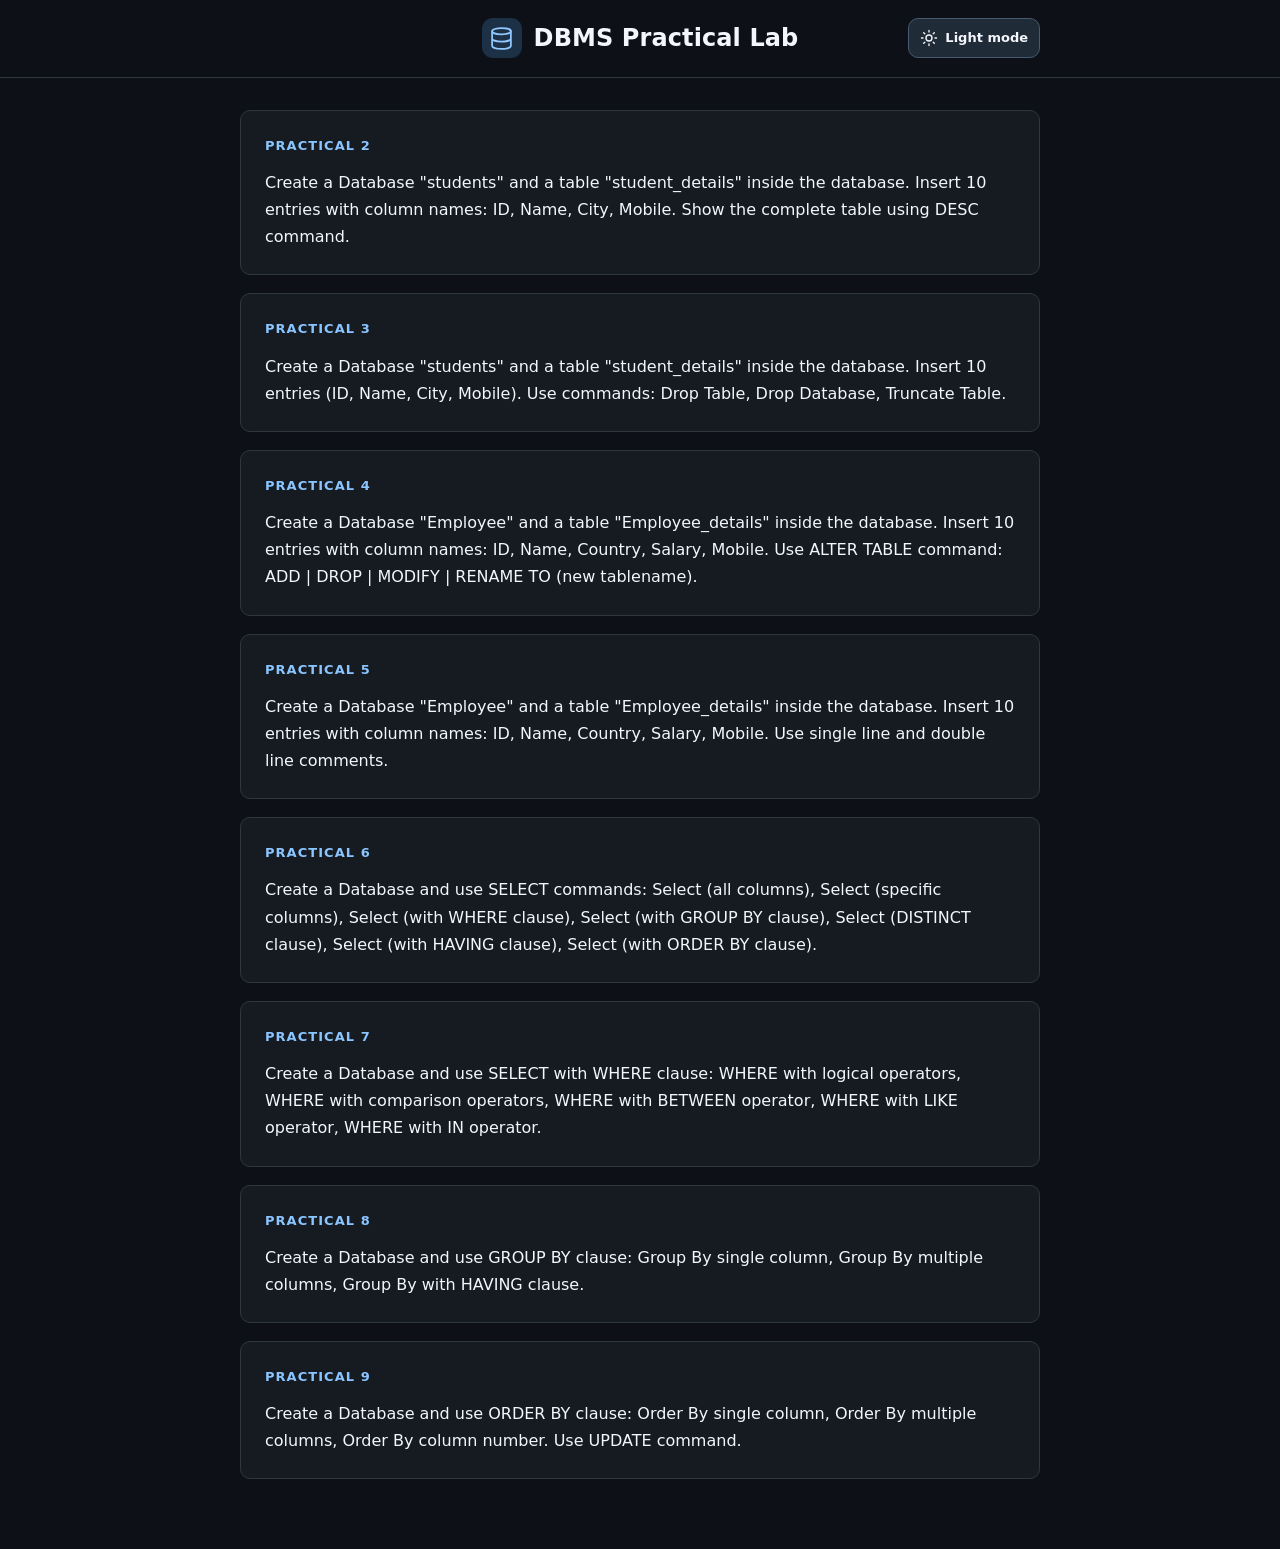
<file: index.html>
<!DOCTYPE html>
<html lang="en">
<head>
<meta charset="UTF-8">
<meta name="viewport" content="width=device-width, initial-scale=1.0">

<title>DBMS Practical Lab</title>

<script>(function(){try{var t=localStorage.getItem('dbmspract-theme');document.documentElement.setAttribute('data-theme',t==='light'?'light':'dark')}catch(e){document.documentElement.setAttribute('data-theme','dark')}})();</script>
<style>
:root {
    color-scheme: dark;
    --bg: #0d1117;
    --panel: #161b22;
    --line: #30363d;
    --cyan: #58a6ff;
    --text: #e6edf3;
}

* {
    box-sizing: border-box;
}

body {
    margin: 0;
    background: var(--bg);
    color: var(--text);
    font: 16px/1.7 Inter, system-ui,
          -apple-system, 'Segoe UI', sans-serif;
}

/* Header */

header {
    background: #0d1117;
    border-bottom: 1px solid var(--line);
}

.header-inner {
    max-width: 850px;
    margin: auto;
    padding: 18px 25px;
    display: flex;
    align-items: center;
    justify-content: center;
    gap: 12px;
}

.logo {
    width: 40px;
    height: 40px;
    display: grid;
    place-items: center;
    flex-shrink: 0;
    border-radius: 11px;
    background: #1c2b3e;
    color: #79c0ff;
}

h1 {
    margin: 0;
    font-size: 24px;
    font-weight: 700;
    letter-spacing: .1px;
}

/* Main Container */

.wrap {
    max-width: 850px;
    margin: auto;
    padding: 32px 25px 70px;
}

/* Vertical Cards */

.grid {
    display: grid;
    grid-template-columns: 1fr;
    gap: 18px;
}

.card {
    display: block;
    text-decoration: none;
    color: inherit;
    background: var(--panel);
    border: 1px solid var(--line);
    border-radius: 10px;
    padding: 24px;
    transition: background .2s,
                border-color .2s,
                transform .2s;
}

.card:hover,
.card:focus-visible {
    background: #1c2530;
    border-color: var(--cyan);
    
    outline: none;
}

.num {
    display: block;
    color: var(--cyan);
    font-size: 13px;
    font-weight: 750;
    letter-spacing: .08em;
    margin-bottom: 12px;
}

.question {
    margin: 0;
    font-size: 16px;
    line-height: 1.7;
    overflow-wrap: anywhere;
}

/* Mobile */

@media (max-width: 650px) {

    .header-inner {
        padding: 15px 20px;
        gap: 10px;
    }

    .logo {
        width: 34px;
        height: 34px;
        border-radius: 9px;
    }

    .logo svg {
        width: 22px;
        height: 22px;
    }

    h1 {
        font-size: 18px;
    }

    .wrap {
        padding: 24px 28px 55px;
    }

    .grid {
        gap: 14px;
    }

    .card {
        padding: 18px;
        border-radius: 10px;
    }

    .num {
        font-size: 12px;
        margin-bottom: 10px;
    }

    .question {
        font-size: 14px;
        line-height: 1.65;
    }
}
</style>
<link rel="stylesheet" href="theme.css">
<!-- Google Analytics 4 -->
<script async src="https://www.googletagmanager.com/gtag/js?id=G-5RRGX66BKD"></script>
<script>
  window.dataLayer = window.dataLayer || [];
  function gtag(){dataLayer.push(arguments);}
  gtag('js', new Date());
  gtag('config', 'G-5RRGX66BKD');
</script>
</head>

<body>

<header>
    <div class="header-inner">

        <span class="logo" aria-hidden="true">
            <svg width="25"
                 height="25"
                 viewBox="0 0 24 24"
                 fill="none"
                 stroke="currentColor"
                 stroke-width="1.7"
                 stroke-linecap="round"
                 stroke-linejoin="round">

                <ellipse cx="12" cy="5"
                         rx="9" ry="3"/>

                <path d="M3 5v14c0 1.66 4.03 3 9 3s9-1.34 9-3V5M3 12c0 1.66 4.03 3 9 3s9-1.34 9-3"/>

            </svg>
        </span>

        <h1>DBMS Practical Lab</h1>
<button id="theme-toggle" class="theme-toggle" type="button" aria-label="Toggle color theme"><svg class="theme-icon" viewBox="0 0 24 24" fill="none" stroke="currentColor" stroke-width="1.8" stroke-linecap="round" stroke-linejoin="round" aria-hidden="true"></svg><span class="theme-label">Theme</span></button>

    </div>
</header>

<main class="wrap">

<div class="grid">

<!-- Practical 2 -->

<a class="card" href="p2.html">

    <span class="num">PRACTICAL 2</span>

    <p class="question">
        Create a Database "students" and a table
        "student_details" inside the database.
        Insert 10 entries with column names:
        ID, Name, City, Mobile.
        Show the complete table using DESC command.
    </p>

</a>

<!-- Practical 3 -->

<a class="card" href="p3.html">

    <span class="num">PRACTICAL 3</span>

    <p class="question">
        Create a Database "students" and a table
        "student_details" inside the database.
        Insert 10 entries (ID, Name, City, Mobile).
        Use commands: Drop Table, Drop Database,
        Truncate Table.
    </p>

</a>

<!-- Practical 4 -->

<a class="card" href="p4.html">

    <span class="num">PRACTICAL 4</span>

    <p class="question">
        Create a Database "Employee" and a table
        "Employee_details" inside the database.
        Insert 10 entries with column names:
        ID, Name, Country, Salary, Mobile.
        Use ALTER TABLE command:
        ADD | DROP | MODIFY | RENAME TO
        (new tablename).
    </p>

</a>

<!-- Practical 5 -->

<a class="card" href="p5.html">

    <span class="num">PRACTICAL 5</span>

    <p class="question">
        Create a Database "Employee" and a table
        "Employee_details" inside the database.
        Insert 10 entries with column names:
        ID, Name, Country, Salary, Mobile.
        Use single line and double line comments.
    </p>

</a>

<!-- Practical 6 -->

<a class="card" href="p6.html">

    <span class="num">PRACTICAL 6</span>

    <p class="question">
        Create a Database and use SELECT commands:
        Select (all columns),
        Select (specific columns),
        Select (with WHERE clause),
        Select (with GROUP BY clause),
        Select (DISTINCT clause),
        Select (with HAVING clause),
        Select (with ORDER BY clause).
    </p>

</a>

<!-- Practical 7 -->

<a class="card" href="p7.html">

    <span class="num">PRACTICAL 7</span>

    <p class="question">
        Create a Database and use SELECT with WHERE clause:
        WHERE with logical operators,
        WHERE with comparison operators,
        WHERE with BETWEEN operator,
        WHERE with LIKE operator,
        WHERE with IN operator.
    </p>

</a>

<!-- Practical 8 -->

<a class="card" href="p8.html">

    <span class="num">PRACTICAL 8</span>

    <p class="question">
        Create a Database and use GROUP BY clause:
        Group By single column,
        Group By multiple columns,
        Group By with HAVING clause.
    </p>

</a>

<!-- Practical 9 -->

<a class="card" href="p9.html">

    <span class="num">PRACTICAL 9</span>

    <p class="question">
        Create a Database and use ORDER BY clause:
        Order By single column,
        Order By multiple columns,
        Order By column number.
        Use UPDATE command.
    </p>

</a>

</div>

</main>

<script src="theme.js"></script>
</body>
</html>
</file>
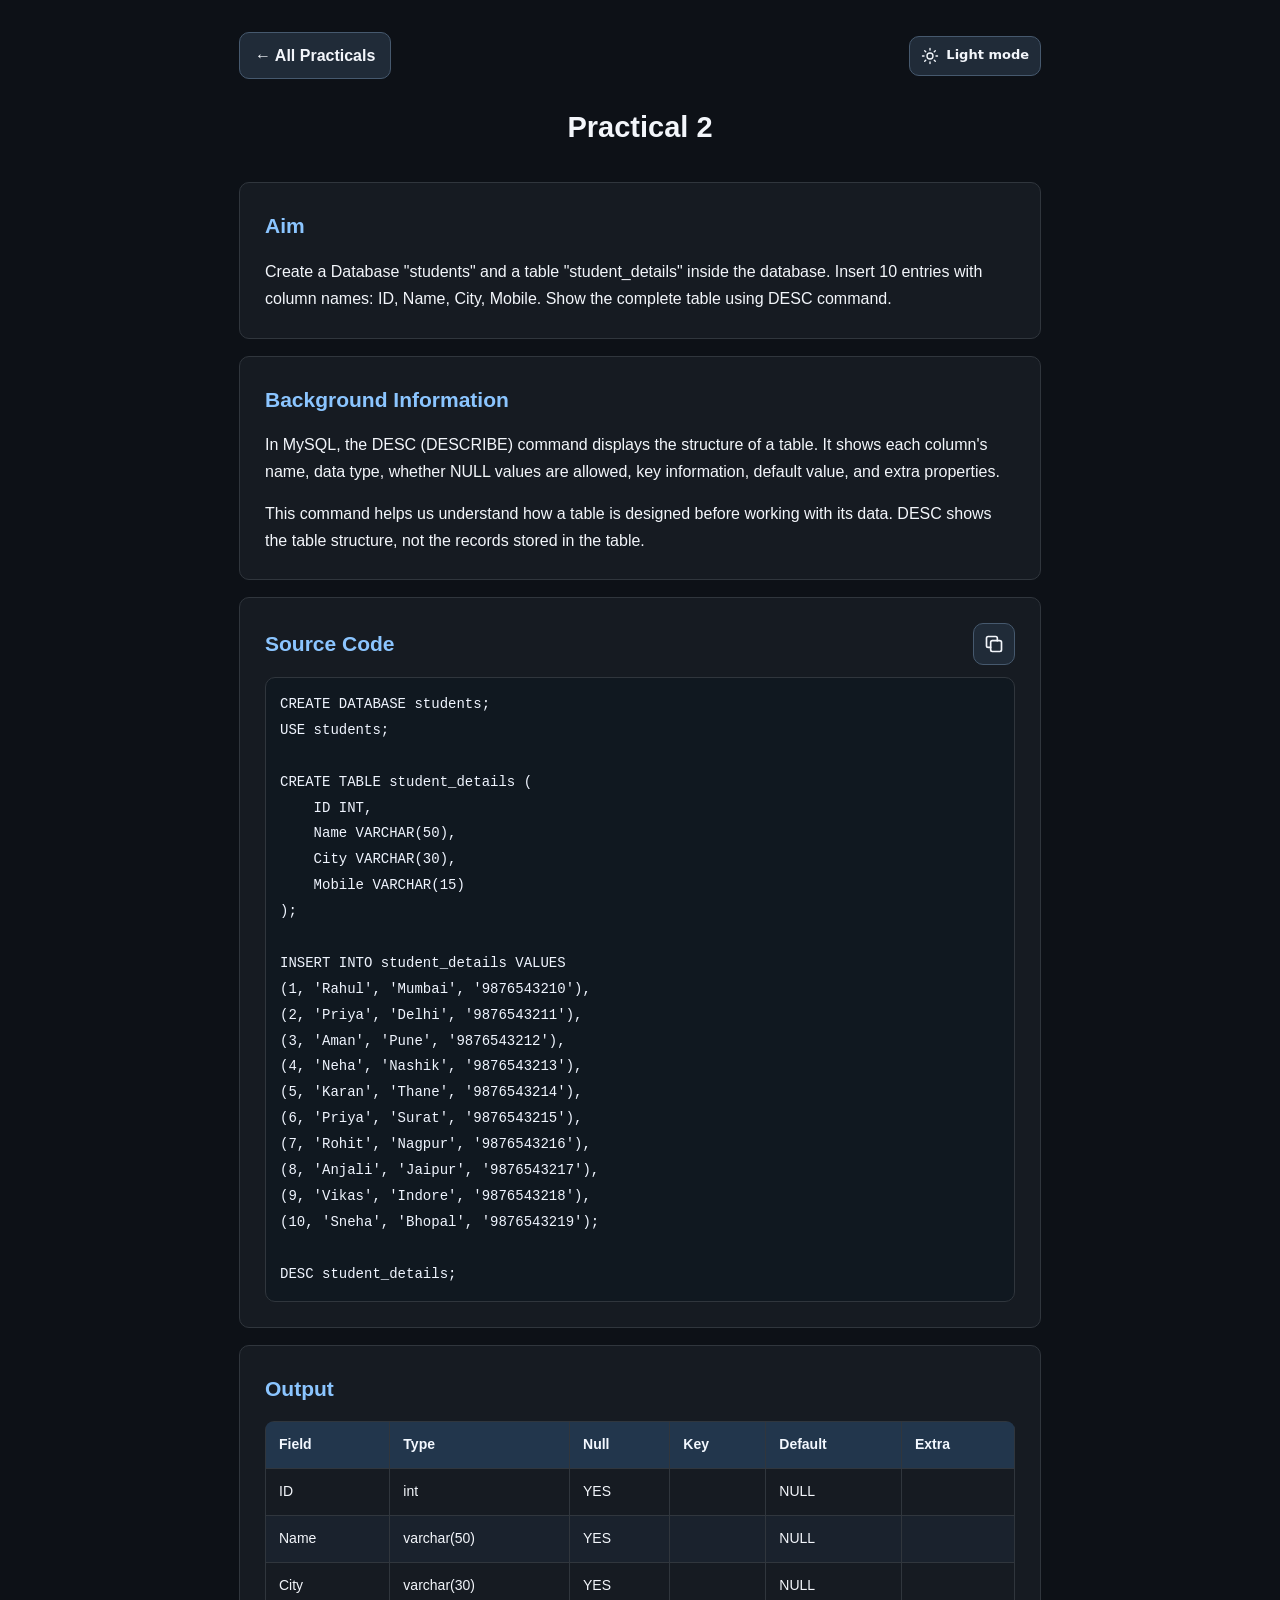
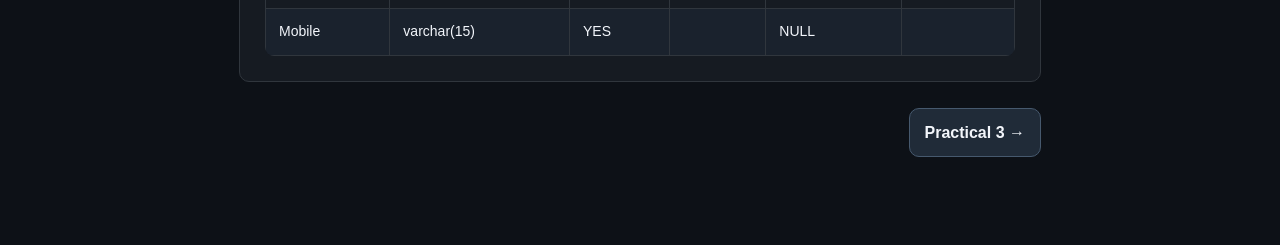
<file: p2.html>
<!DOCTYPE html>
<html lang="en">
<head>
<meta charset="UTF-8">
<meta name="viewport" content="width=device-width,initial-scale=1">
<title>Practical 2 | DBMS Practical Lab</title>
<script>(function(){try{var t=localStorage.getItem('dbmspract-theme');document.documentElement.setAttribute('data-theme',t==='light'?'light':'dark')}catch(e){document.documentElement.setAttribute('data-theme','dark')}})();</script>
<style>
:root{color-scheme:dark;--bg:#0d1117;--card:#161b22;--line:#30363d;--cyan:#58a6ff;--text:#e6edf3}*{box-sizing:border-box}body{margin:0;background:var(--bg);color:var(--text);font:16px/1.7 Arial,Helvetica,sans-serif}.wrap{max-width:850px;margin:auto;padding:24px 14px 50px}.back{color:var(--cyan);text-decoration:none;font-weight:700}h1{text-align:center;font-size:29px;margin:24px 0 30px}section{background:var(--card);border:1px solid var(--line);border-radius: 10px;padding:20px;margin:17px 0}h2{color:var(--cyan);font-size:21px;margin:0 0 14px}p{margin:0 0 14px}p:last-child{margin-bottom:0}.head{display:flex;align-items:center;justify-content:space-between;gap:12px;margin-bottom:12px}.head h2{margin:0}.copy{width:48px;height:48px;border:1px solid #58a6ff;border-radius:11px;background:#212d3b;color:#e6edf3;display:grid;place-items:center;cursor:pointer}.copy:focus-visible{outline:3px solid #e6edf3;outline-offset:2px}pre{background:#0d1117;border:1px solid #30363d;border-radius: 10px;padding:14px;overflow-x:auto;margin:0;color:#c9d1d9;font:13px/1.85 Consolas,'Courier New',monospace;tab-size:4}table{width:100%;border-collapse:collapse;min-width:610px;font-size:14px}th,td{padding:11px 13px;border:1px solid #30363d;text-align:left}th{background:#212d3b;color:#79c0ff}.table-scroll{overflow-x:auto} @media(min-width:700px){.wrap{padding:32px 24px 65px}section{padding:25px}pre{font-size:14px}}

/* Practical navigation buttons */
a.back {
    display: inline-flex;
    align-items: center;
    justify-content: center;
    padding: 9px 15px;
    border: 1px solid #3b638b;
    border-radius: 10px;
    background: #212d3b;
    color: #e6edf3;
    text-decoration: none;
    font-weight: 650;
    transition: background .2s, border-color .2s;
}
a.back:hover, a.back:focus-visible,
.practical-nav a:hover, .practical-nav a:focus-visible {
    background: #2a3a4b;
    border-color: #79c0ff;
    outline: none;
}
.practical-nav {
    display: flex;
    justify-content: space-between;
    align-items: center;
    gap: 12px;
    margin-top: 26px;
}
.practical-nav a {
    display: inline-flex;
    align-items: center;
    justify-content: center;
    padding: 10px 15px;
    border: 1px solid #3b638b;
    border-radius: 10px;
    background: #212d3b;
    color: #e6edf3;
    font-weight: 650;
    text-decoration: none;
    transition: background .2s, border-color .2s;
}

/* Mobile readability adjustments only */
@media (max-width: 699px) {
    body { font-size: 14px; line-height: 1.65; }
    h1 { font-size: 23px; }
    h2 { font-size: 19px; }
    section p, section li { font-size: 14px; line-height: 1.65; }
    pre, pre code, .result { font-size: 12px; }
    .back, .practical-nav a, .bottom-nav a { font-size: 13px; }
}
</style>
<link rel="stylesheet" href="theme.css?v=2">
<style>
/* Keep the theme control in the top-right corner of the practical header. */
.practical-topbar {
    position: relative !important;
    display: flex !important;
    flex-direction: row !important;
    align-items: center !important;
    justify-content: space-between !important;
    gap: 12px !important;
    width: 100% !important;
    margin-bottom: 23px !important;
}
.practical-topbar > .back { margin: 0 !important; }
.practical-topbar > .theme-toggle {
    position: static !important;
    inset: auto !important;
    top: auto !important;
    right: auto !important;
    bottom: auto !important;
    left: auto !important;
    transform: none !important;
    margin: 0 0 0 auto !important;
    flex: 0 0 auto !important;
}
</style>
<!-- Google Analytics 4 -->
<script async src="https://www.googletagmanager.com/gtag/js?id=G-5RRGX66BKD"></script>
<script>
  window.dataLayer = window.dataLayer || [];
  function gtag(){dataLayer.push(arguments);}
  gtag('js', new Date());
  gtag('config', 'G-5RRGX66BKD');
</script>
</head>
<body><main class="wrap">
<div class="practical-topbar"><a class="back" href="index.html">← All Practicals</a><button id="theme-toggle" class="theme-toggle" type="button" aria-label="Toggle color theme"><svg class="theme-icon" viewBox="0 0 24 24" fill="none" stroke="currentColor" stroke-width="1.8" stroke-linecap="round" stroke-linejoin="round" aria-hidden="true"></svg><span class="theme-label">Theme</span></button></div>
<h1>Practical 2</h1>
<section><h2>Aim</h2><p>Create a Database "students" and a table "student_details" inside the database. Insert 10 entries with column names: ID, Name, City, Mobile. Show the complete table using DESC command.</p></section>
<section><h2>Background Information</h2><p>In MySQL, the DESC (DESCRIBE) command displays the structure of a table. It shows each column's name, data type, whether NULL values are allowed, key information, default value, and extra properties.</p><p>This command helps us understand how a table is designed before working with its data. DESC shows the table structure, not the records stored in the table.</p></section>
<section><div class="head"><h2>Source Code</h2><button class="copy" id="copyBtn" type="button" aria-label="Copy all SQL source code" title="Copy source code"><svg xmlns="http://www.w3.org/2000/svg" width="22" height="22" viewBox="0 0 24 24" fill="none" stroke="currentColor" stroke-width="2" stroke-linecap="round" stroke-linejoin="round"><rect x="8" y="8" width="13" height="13" rx="2"/><path d="M16 8V5a2 2 0 0 0-2-2H5a2 2 0 0 0-2 2v9a2 2 0 0 0 2 2h3"/></svg></button></div>
<pre><code id="sql">CREATE DATABASE students;
USE students;

CREATE TABLE student_details (
    ID INT,
    Name VARCHAR(50),
    City VARCHAR(30),
    Mobile VARCHAR(15)
);

INSERT INTO student_details VALUES
(1, 'Rahul', 'Mumbai', '9876543210'),
(2, 'Priya', 'Delhi', '9876543211'),
(3, 'Aman', 'Pune', '9876543212'),
(4, 'Neha', 'Nashik', '9876543213'),
(5, 'Karan', 'Thane', '9876543214'),
(6, 'Priya', 'Surat', '9876543215'),
(7, 'Rohit', 'Nagpur', '9876543216'),
(8, 'Anjali', 'Jaipur', '9876543217'),
(9, 'Vikas', 'Indore', '9876543218'),
(10, 'Sneha', 'Bhopal', '9876543219');

DESC student_details;</code></pre></section>
<section><h2>Output</h2><div class="table-scroll"><table><thead><tr><th>Field</th><th>Type</th><th>Null</th><th>Key</th><th>Default</th><th>Extra</th></tr></thead><tbody><tr><td>ID</td><td>int</td><td>YES</td><td></td><td>NULL</td><td></td></tr><tr><td>Name</td><td>varchar(50)</td><td>YES</td><td></td><td>NULL</td><td></td></tr><tr><td>City</td><td>varchar(30)</td><td>YES</td><td></td><td>NULL</td><td></td></tr><tr><td>Mobile</td><td>varchar(15)</td><td>YES</td><td></td><td>NULL</td><td></td></tr></tbody></table></div></section>
<nav class="practical-nav" aria-label="Practical navigation">
    <span aria-hidden="true"></span>
    <a href="p3.html">Practical 3 →</a>
</nav>
</main><script>
const btn=document.getElementById('copyBtn');const sql=document.getElementById('sql');btn.addEventListener('click',async()=>{const content=sql.textContent;let copied=false;try{if(navigator.clipboard&&window.isSecureContext){await navigator.clipboard.writeText(content);copied=true;}}catch(e){}if(!copied){const ta=document.createElement('textarea');ta.value=content;ta.setAttribute('readonly','');ta.style.cssText='position:fixed;left:-9999px;top:0';document.body.appendChild(ta);ta.select();try{copied=document.execCommand('copy')}catch(e){}ta.remove()}if(!copied){const range=document.createRange();range.selectNodeContents(sql);const selection=window.getSelection();selection.removeAllRanges();selection.addRange(range);alert('Copy was blocked. The SQL code is selected; use Copy from the selection menu.')}});
</script><script src="theme.js"></script>
</body></html>
</file>
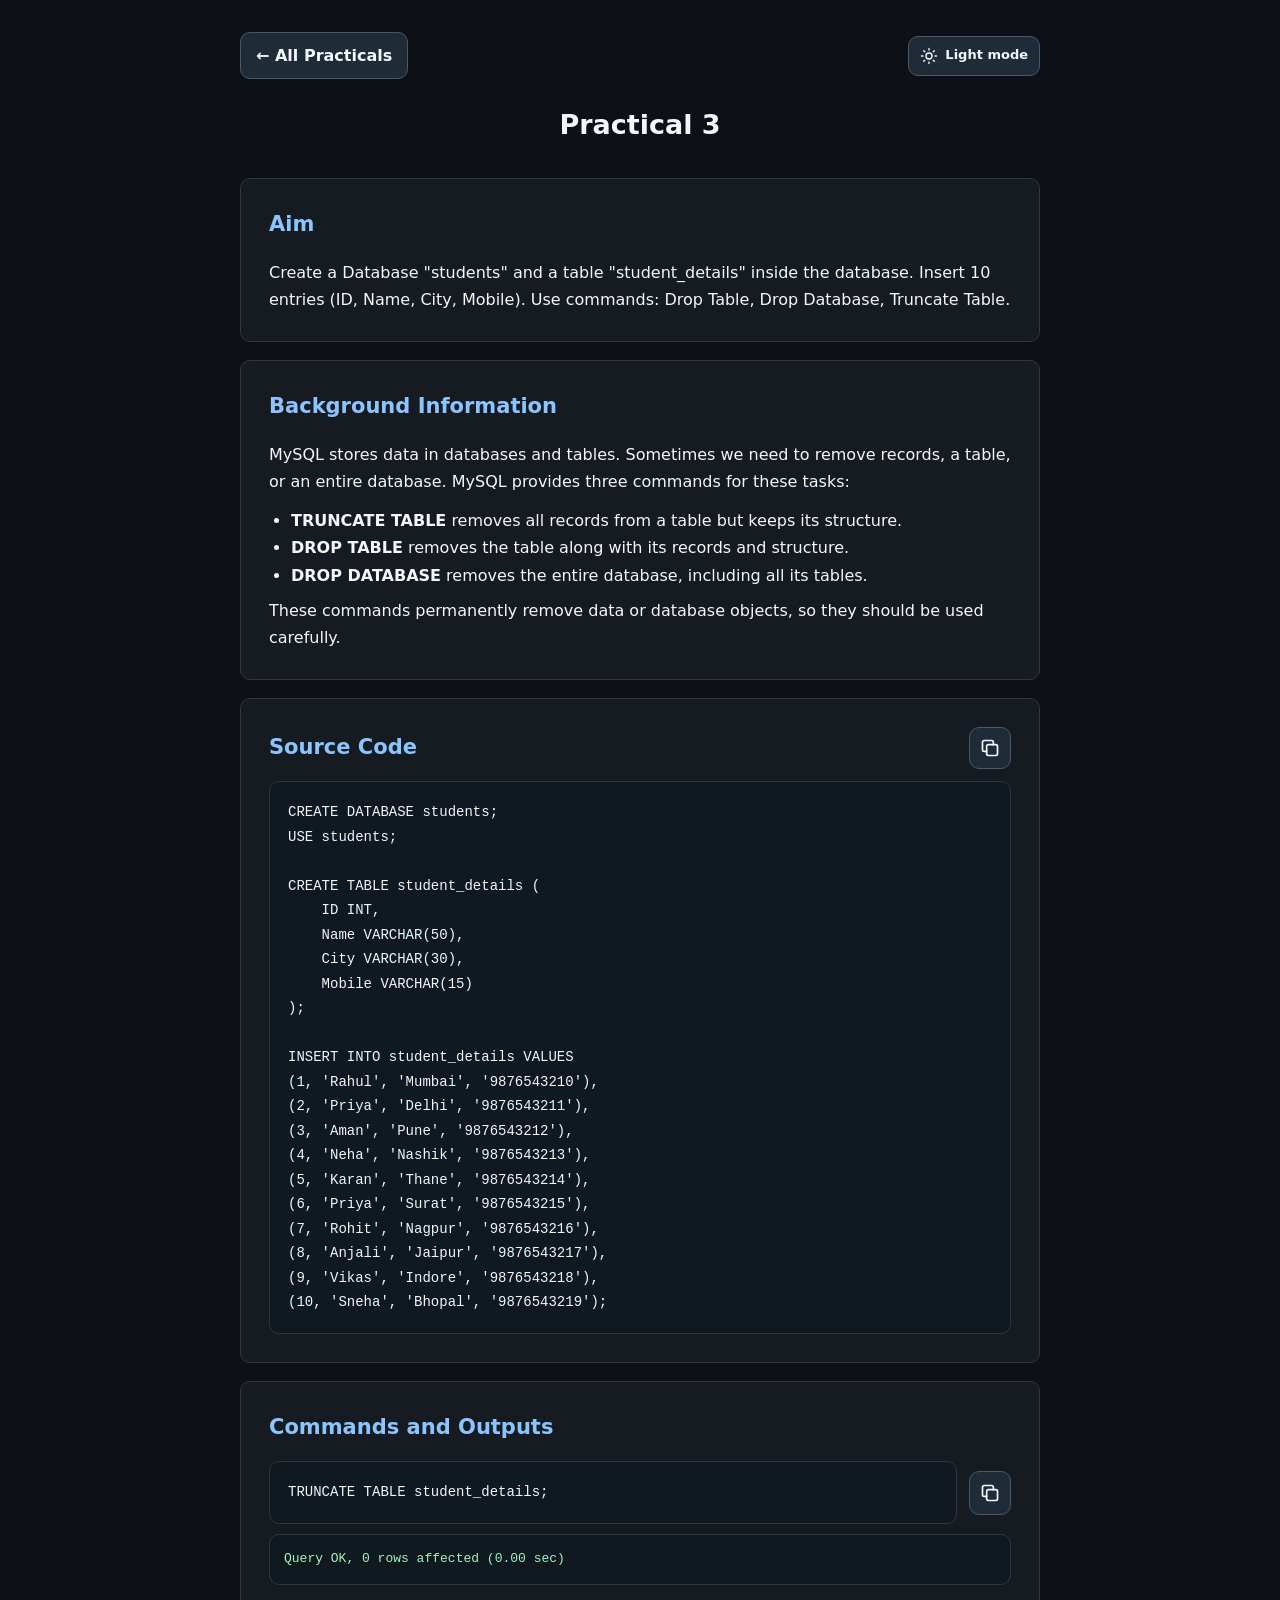
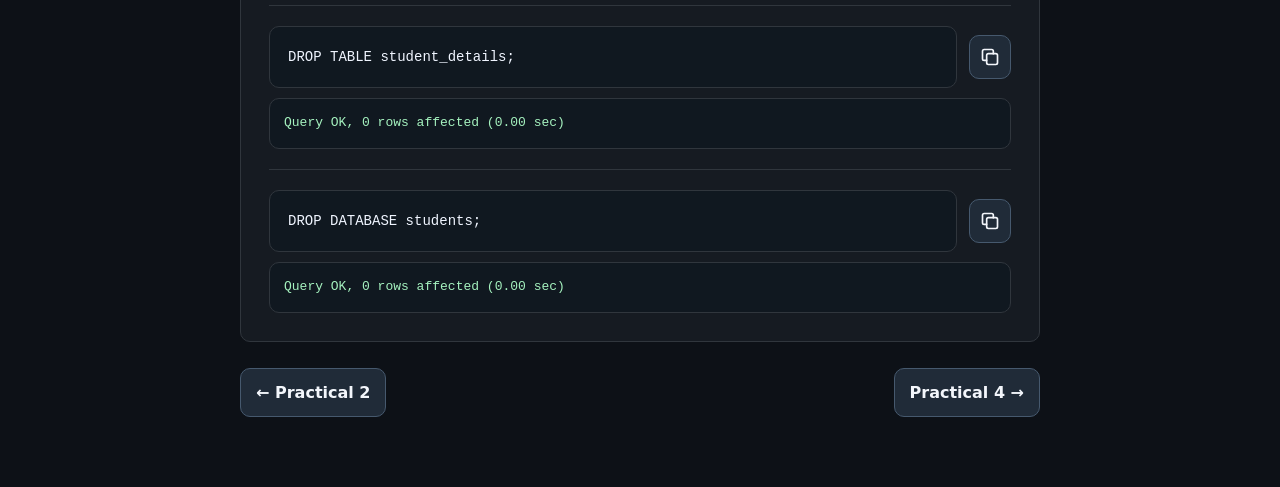
<file: p3.html>
<!DOCTYPE html>
<html lang="en">
<head>
<meta charset="UTF-8">
<meta name="viewport" content="width=device-width,initial-scale=1">
<title>Practical 3 | DBMS Practical Lab</title>
<script>(function(){try{var t=localStorage.getItem('dbmspract-theme');document.documentElement.setAttribute('data-theme',t==='light'?'light':'dark')}catch(e){document.documentElement.setAttribute('data-theme','dark')}})();</script>
<style>
:root{color-scheme:dark;--bg:#0d1117;--panel:#161b22;--line:#30363d;--cyan:#58a6ff;--text:#e6edf3;--muted:#b7c7d9}*{box-sizing:border-box}body{margin:0;background:var(--bg);color:var(--text);font:16px/1.7 Inter,system-ui,-apple-system,'Segoe UI',sans-serif}.wrap{max-width:850px;margin:auto;padding:24px 14px 55px}.back{color:var(--cyan);text-decoration:none;font-weight:650;display:inline-block;margin:0 0 23px}h1{text-align:center;font-size:27px;margin:0 0 30px}section{background:var(--panel);border:1px solid var(--line);border-radius: 10px;padding:20px;margin:0 0 18px}h2{color:var(--cyan);font-size:21px;margin:0 0 16px}h3{font-size:17px;margin:0 0 10px;color:#e6f1ff}p{margin:0 0 12px}p:last-child{margin-bottom:0}ul{padding-left:22px;margin:8px 0}.codehead{display:flex;align-items:center;justify-content:space-between;gap:12px;margin-bottom:12px}.codehead h2,.codehead h3{margin:0}.copy{width:44px;height:44px;border:1px solid #3b638b;border-radius:11px;background:#212d3b;color:#e6edf3;cursor:pointer;display:grid;place-items:center;flex-shrink:0}.copy:active{transform:scale(.96)}.copy svg{width:21px;height:21px}pre{background:#0d1117;border:1px solid #30363d;border-radius: 10px;padding:14px;overflow-x:auto;white-space:pre;font:13px/1.75 ui-monospace,SFMono-Regular,Consolas,'Liberation Mono',monospace;color:#c9d1d9;margin:0}code{font-family:inherit}.result{background:#0d1117;border:1px solid #30363d;border-radius: 10px;padding:14px;overflow-x:auto;font:13px/1.6 ui-monospace,Consolas,monospace;color:#3fb950;white-space:pre-wrap;overflow-wrap:anywhere}.block{margin-top:22px}.block:first-of-type{margin-top:0}.sub{color:var(--muted);font-size:14px;margin:0 0 10px}.sr{position:absolute;width:1px;height:1px;padding:0;margin:-1px;overflow:hidden;clip:rect(0,0,0,0);white-space:nowrap;border:0}@media(min-width:700px){.wrap{padding:32px 25px 70px}section{padding:28px}pre{font-size:14px;padding:18px}}
.command-pair+.command-pair{border-top:1px solid var(--line);padding-top:20px;margin-top:20px}.command-row{display:flex;gap:10px;align-items:center;margin-bottom:10px}.command-row pre{flex:1;min-width:0}.command-row .copy{width:44px;height:44px}.command-pair .result{margin:0}

/* Practical navigation buttons */
a.back {
    display: inline-flex;
    align-items: center;
    justify-content: center;
    padding: 9px 15px;
    border: 1px solid #3b638b;
    border-radius: 10px;
    background: #212d3b;
    color: #e6edf3;
    text-decoration: none;
    font-weight: 650;
    transition: background .2s, border-color .2s;
}
a.back:hover, a.back:focus-visible,
.practical-nav a:hover, .practical-nav a:focus-visible {
    background: #2a3a4b;
    border-color: #79c0ff;
    outline: none;
}
.practical-nav {
    display: flex;
    justify-content: space-between;
    align-items: center;
    gap: 12px;
    margin-top: 26px;
}
.practical-nav a {
    display: inline-flex;
    align-items: center;
    justify-content: center;
    padding: 10px 15px;
    border: 1px solid #3b638b;
    border-radius: 10px;
    background: #212d3b;
    color: #e6edf3;
    font-weight: 650;
    text-decoration: none;
    transition: background .2s, border-color .2s;
}

/* Mobile readability adjustments only */
@media (max-width: 699px) {
    body { font-size: 14px; line-height: 1.65; }
    h1 { font-size: 23px; }
    h2 { font-size: 19px; }
    section p, section li { font-size: 14px; line-height: 1.65; }
    pre, pre code, .result { font-size: 12px; }
    .back, .practical-nav a, .bottom-nav a { font-size: 13px; }
}
</style>
<link rel="stylesheet" href="theme.css?v=2">
<style>
/* Keep the theme control in the top-right corner of the practical header. */
.practical-topbar {
    position: relative !important;
    display: flex !important;
    flex-direction: row !important;
    align-items: center !important;
    justify-content: space-between !important;
    gap: 12px !important;
    width: 100% !important;
    margin-bottom: 23px !important;
}
.practical-topbar > .back { margin: 0 !important; }
.practical-topbar > .theme-toggle {
    position: static !important;
    inset: auto !important;
    top: auto !important;
    right: auto !important;
    bottom: auto !important;
    left: auto !important;
    transform: none !important;
    margin: 0 0 0 auto !important;
    flex: 0 0 auto !important;
}
</style>
<!-- Google Analytics 4 -->
<script async src="https://www.googletagmanager.com/gtag/js?id=G-5RRGX66BKD"></script>
<script>
  window.dataLayer = window.dataLayer || [];
  function gtag(){dataLayer.push(arguments);}
  gtag('js', new Date());
  gtag('config', 'G-5RRGX66BKD');
</script>
</head>
<body>
<main class="wrap">
<div class="practical-topbar"><a class="back" href="index.html">← All Practicals</a><button id="theme-toggle" class="theme-toggle" type="button" aria-label="Toggle color theme"><svg class="theme-icon" viewBox="0 0 24 24" fill="none" stroke="currentColor" stroke-width="1.8" stroke-linecap="round" stroke-linejoin="round" aria-hidden="true"></svg><span class="theme-label">Theme</span></button></div>
<h1>Practical 3</h1>
<section><h2>Aim</h2><p>Create a Database "students" and a table "student_details" inside the database. Insert 10 entries (ID, Name, City, Mobile). Use commands: Drop Table, Drop Database, Truncate Table.</p></section>
<section><h2>Background Information</h2><p>MySQL stores data in databases and tables. Sometimes we need to remove records, a table, or an entire database. MySQL provides three commands for these tasks:</p><ul><li><strong>TRUNCATE TABLE</strong> removes all records from a table but keeps its structure.</li><li><strong>DROP TABLE</strong> removes the table along with its records and structure.</li><li><strong>DROP DATABASE</strong> removes the entire database, including all its tables.</li></ul><p>These commands permanently remove data or database objects, so they should be used carefully.</p></section>
<section><div class="codehead"><h2>Source Code</h2><button class="copy" type="button" data-copy="setup" aria-label="Copy complete source code" title="Copy source code"><svg viewBox="0 0 24 24" fill="none" stroke="currentColor" stroke-width="2" stroke-linecap="round" stroke-linejoin="round"><rect x="8" y="8" width="13" height="13" rx="2"/><path d="M16 8V5a2 2 0 0 0-2-2H5a2 2 0 0 0-2 2v9a2 2 0 0 0 2 2h3"/></svg></button></div><pre id="setup"><code>CREATE DATABASE students;
USE students;

CREATE TABLE student_details (
    ID INT,
    Name VARCHAR(50),
    City VARCHAR(30),
    Mobile VARCHAR(15)
);

INSERT INTO student_details VALUES
(1, 'Rahul', 'Mumbai', '9876543210'),
(2, 'Priya', 'Delhi', '9876543211'),
(3, 'Aman', 'Pune', '9876543212'),
(4, 'Neha', 'Nashik', '9876543213'),
(5, 'Karan', 'Thane', '9876543214'),
(6, 'Priya', 'Surat', '9876543215'),
(7, 'Rohit', 'Nagpur', '9876543216'),
(8, 'Anjali', 'Jaipur', '9876543217'),
(9, 'Vikas', 'Indore', '9876543218'),
(10, 'Sneha', 'Bhopal', '9876543219');</code></pre></section>
<section><h2>Commands and Outputs</h2>
<div class="command-pair"><div class="command-row"><pre id="truncate"><code>TRUNCATE TABLE student_details;</code></pre><button class="copy" type="button" data-copy="truncate" aria-label="Copy SQL command" title="Copy SQL command"><svg viewBox="0 0 24 24" fill="none" stroke="currentColor" stroke-width="2" stroke-linecap="round" stroke-linejoin="round"><rect x="8" y="8" width="13" height="13" rx="2"/><path d="M16 8V5a2 2 0 0 0-2-2H5a2 2 0 0 0-2 2v9a2 2 0 0 0 2 2h3"/></svg></button></div><div class="result">Query OK, 0 rows affected (0.00 sec)</div></div>
<div class="command-pair"><div class="command-row"><pre id="droptable"><code>DROP TABLE student_details;</code></pre><button class="copy" type="button" data-copy="droptable" aria-label="Copy SQL command" title="Copy SQL command"><svg viewBox="0 0 24 24" fill="none" stroke="currentColor" stroke-width="2" stroke-linecap="round" stroke-linejoin="round"><rect x="8" y="8" width="13" height="13" rx="2"/><path d="M16 8V5a2 2 0 0 0-2-2H5a2 2 0 0 0-2 2v9a2 2 0 0 0 2 2h3"/></svg></button></div><div class="result">Query OK, 0 rows affected (0.00 sec)</div></div>
<div class="command-pair"><div class="command-row"><pre id="dropdb"><code>DROP DATABASE students;</code></pre><button class="copy" type="button" data-copy="dropdb" aria-label="Copy SQL command" title="Copy SQL command"><svg viewBox="0 0 24 24" fill="none" stroke="currentColor" stroke-width="2" stroke-linecap="round" stroke-linejoin="round"><rect x="8" y="8" width="13" height="13" rx="2"/><path d="M16 8V5a2 2 0 0 0-2-2H5a2 2 0 0 0-2 2v9a2 2 0 0 0 2 2h3"/></svg></button></div><div class="result">Query OK, 0 rows affected (0.00 sec)</div></div>
</section>
<div id="copy-status" class="sr" role="status" aria-live="polite"></div>
<nav class="practical-nav" aria-label="Practical navigation">
    <a href="p2.html">← Practical 2</a>
    <a href="p4.html">Practical 4 →</a>
</nav>
</main>
<script>
async function copyText(text){
  if(navigator.clipboard && window.isSecureContext){try{await navigator.clipboard.writeText(text);return true}catch(e){}}
  const input=document.createElement('textarea');input.value=text;input.setAttribute('readonly','');input.style.position='fixed';input.style.left='-9999px';input.style.top='0';document.body.appendChild(input);input.focus();input.select();input.setSelectionRange(0,input.value.length);
  let ok=false;try{ok=document.execCommand('copy')}catch(e){}input.remove();return ok;
}
document.querySelectorAll('[data-copy]').forEach(button=>button.addEventListener('click',async()=>{
  const el=document.getElementById(button.dataset.copy);const value=el.innerText.trim();const ok=await copyText(value);
  document.getElementById('copy-status').textContent=ok?'Code copied to clipboard.':'Copy was blocked by this browser.';
  if(!ok){const selection=window.getSelection();const range=document.createRange();range.selectNodeContents(el);selection.removeAllRanges();selection.addRange(range)}
}));
</script>
<script src="theme.js"></script>
</body>
</html>
</file>
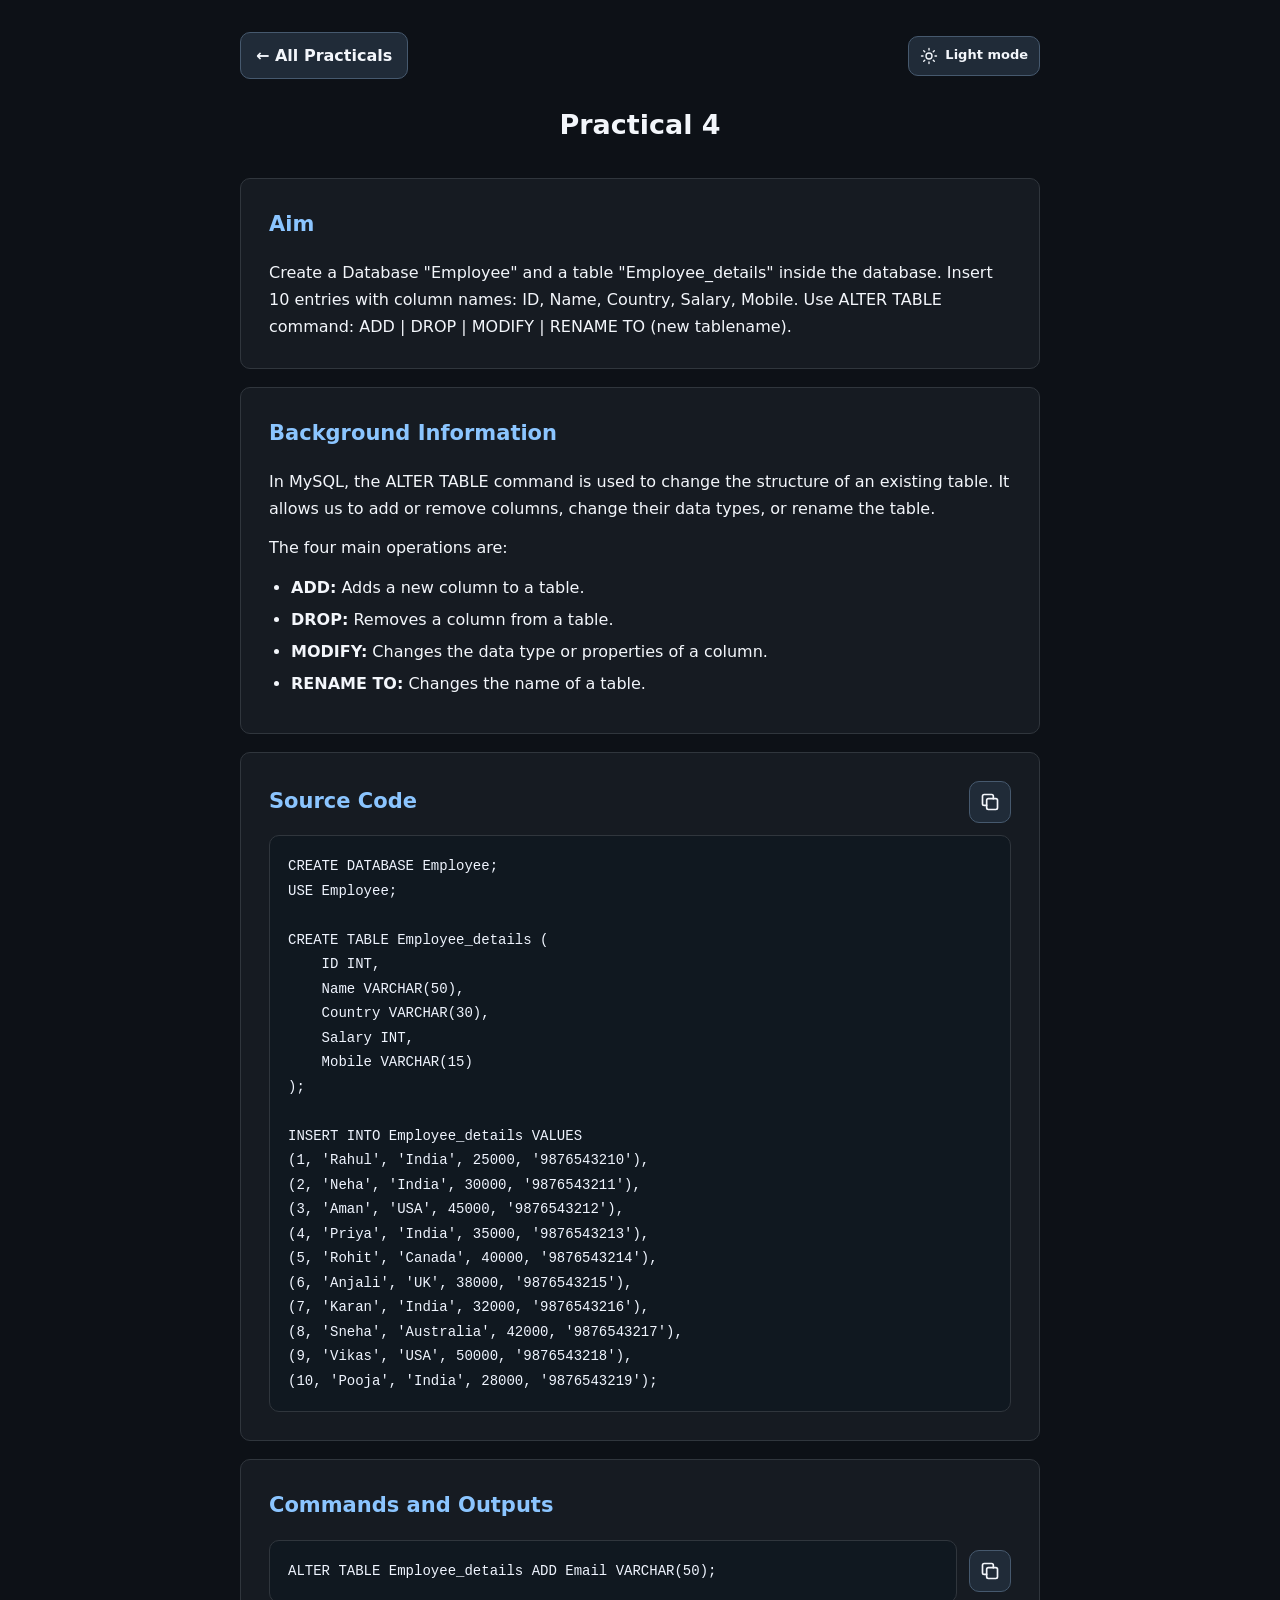
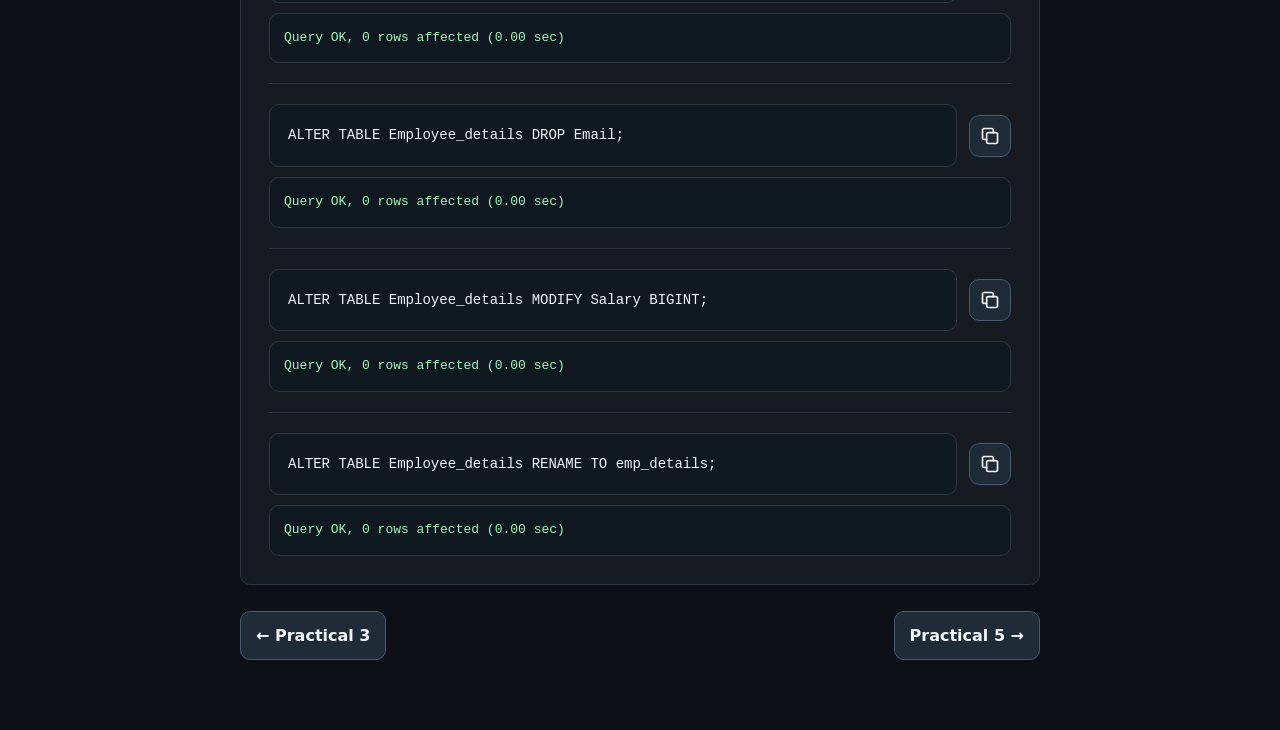
<file: p4.html>
<!DOCTYPE html>
<html lang="en">
<head>
<meta charset="UTF-8">
<meta name="viewport" content="width=device-width, initial-scale=1.0">
<title>Practical 4 | DBMS Practical Lab</title>

<script>(function(){try{var t=localStorage.getItem('dbmspract-theme');document.documentElement.setAttribute('data-theme',t==='light'?'light':'dark')}catch(e){document.documentElement.setAttribute('data-theme','dark')}})();</script>

<style>
:root {
    color-scheme: dark;
    --bg: #0d1117;
    --panel: #161b22;
    --line: #30363d;
    --cyan: #58a6ff;
    --text: #e6edf3;
}

* {
    box-sizing: border-box;
}

body {
    margin: 0;
    background: var(--bg);
    color: var(--text);
    font: 16px/1.7 Inter, system-ui, -apple-system,
          'Segoe UI', sans-serif;
}

.wrap {
    max-width: 850px;
    margin: auto;
    padding: 24px 14px 55px;
}

h1 {
    text-align: center;
    font-size: 27px;
    margin: 0 0 30px;
}

section {
    background: var(--panel);
    border: 1px solid var(--line);
    border-radius: 10px;
    padding: 20px;
    margin-bottom: 18px;
}

h2 {
    color: var(--cyan);
    font-size: 21px;
    margin: 0 0 16px;
}

p {
    margin: 0 0 12px;
}

p:last-child {
    margin-bottom: 0;
}

ul {
    padding-left: 22px;
    margin: 8px 0;
}

li {
    margin-bottom: 5px;
}

.codehead {
    display: flex;
    align-items: center;
    justify-content: space-between;
    gap: 12px;
    margin-bottom: 12px;
}

.codehead h2 {
    margin: 0;
}

/* Consistent copy buttons */

.copy {
    width: 44px;
    height: 44px;
    padding: 0;
    border: 1px solid #3b638b;
    border-radius: 11px;
    background: #212d3b;
    color: #e6edf3;
    cursor: pointer;
    display: inline-flex;
    align-items: center;
    justify-content: center;
    flex-shrink: 0;
    appearance: none;
    -webkit-appearance: none;
}

.copy svg {
    display: block;
    width: 21px;
    height: 21px;
    flex-shrink: 0;
}

.copy:active {
    transform: scale(.96);
}

pre {
    background: #0d1117;
    border: 1px solid #30363d;
    border-radius: 10px;
    padding: 14px;
    overflow-x: auto;
    white-space: pre;
    font: 13px/1.75 ui-monospace,
          SFMono-Regular, Consolas,
          'Liberation Mono', monospace;
    color: #c9d1d9;
    margin: 0;
}

code {
    font-family: inherit;
}

.result {
    background: #0d1117;
    border: 1px solid #30363d;
    border-radius: 10px;
    padding: 14px;
    overflow-x: auto;
    white-space: pre;
    font: 13px/1.6 ui-monospace,
          Consolas, monospace;
    color: #3fb950;
    margin: 0;
}

.command-pair + .command-pair {
    border-top: 1px solid var(--line);
    padding-top: 20px;
    margin-top: 20px;
}

.command-row {
    display: flex;
    align-items: center;
    gap: 10px;
    margin-bottom: 10px;
}

.command-row pre {
    flex: 1;
    min-width: 0;
}

a.back {
    display: inline-flex;
    align-items: center;
    justify-content: center;
    padding: 9px 15px;
    margin-bottom: 23px;
    border: 1px solid #3b638b;
    border-radius: 10px;
    background: #212d3b;
    color: #e6edf3;
    text-decoration: none;
    font-weight: 650;
}

.practical-nav {
    display: flex;
    justify-content: space-between;
    align-items: center;
    gap: 12px;
    margin-top: 26px;
}

.practical-nav a {
    display: inline-flex;
    align-items: center;
    justify-content: center;
    padding: 10px 15px;
    border: 1px solid #3b638b;
    border-radius: 10px;
    background: #212d3b;
    color: #e6edf3;
    font-weight: 650;
    text-decoration: none;
}

@media (min-width: 700px) {
    .wrap {
        padding: 32px 25px 70px;
    }

    section {
        padding: 28px;
    }

    pre {
        font-size: 14px;
        padding: 18px;
    }
}

@media (max-width: 699px) {
    body {
        font-size: 14px;
        line-height: 1.65;
    }

    h1 {
        font-size: 23px;
    }

    h2 {
        font-size: 19px;
    }

    section p,
    section li {
        font-size: 14px;
        line-height: 1.65;
    }

    pre,
    pre code,
    .result {
        font-size: 12px;
    }

    .back,
    .practical-nav a {
        font-size: 13px;
    }
}
</style>

<link rel="stylesheet" href="theme.css?v=2">
<style>
/* Keep the theme control in the top-right corner of the practical header. */
.practical-topbar {
    position: relative !important;
    display: flex !important;
    flex-direction: row !important;
    align-items: center !important;
    justify-content: space-between !important;
    gap: 12px !important;
    width: 100% !important;
    margin-bottom: 23px !important;
}
.practical-topbar > .back { margin: 0 !important; }
.practical-topbar > .theme-toggle {
    position: static !important;
    inset: auto !important;
    top: auto !important;
    right: auto !important;
    bottom: auto !important;
    left: auto !important;
    transform: none !important;
    margin: 0 0 0 auto !important;
    flex: 0 0 auto !important;
}
</style>
<!-- Google Analytics 4 -->
<script async src="https://www.googletagmanager.com/gtag/js?id=G-5RRGX66BKD"></script>
<script>
  window.dataLayer = window.dataLayer || [];
  function gtag(){dataLayer.push(arguments);}
  gtag('js', new Date());
  gtag('config', 'G-5RRGX66BKD');
</script>
</head>

<body>

<main class="wrap">

<div class="practical-topbar"><a class="back" href="index.html">
    ← All Practicals
</a><button id="theme-toggle" class="theme-toggle" type="button" aria-label="Toggle color theme"><svg class="theme-icon" viewBox="0 0 24 24" fill="none" stroke="currentColor" stroke-width="1.8" stroke-linecap="round" stroke-linejoin="round" aria-hidden="true"></svg><span class="theme-label">Theme</span></button></div>

<h1>Practical 4</h1>

<section>
    <h2>Aim</h2>

    <p>
        Create a Database "Employee" and a table
        "Employee_details" inside the database.
        Insert 10 entries with column names:
        ID, Name, Country, Salary, Mobile.
        Use ALTER TABLE command:
        ADD | DROP | MODIFY | RENAME TO
        (new tablename).
    </p>
</section>

<section>
    <h2>Background Information</h2>

    <p>
        In MySQL, the ALTER TABLE command is used
        to change the structure of an existing table.
        It allows us to add or remove columns,
        change their data types, or rename the table.
    </p>

    <p>The four main operations are:</p>

    <ul>
        <li>
            <strong>ADD:</strong>
            Adds a new column to a table.
        </li>
        <li>
            <strong>DROP:</strong>
            Removes a column from a table.
        </li>
        <li>
            <strong>MODIFY:</strong>
            Changes the data type or properties of a column.
        </li>
        <li>
            <strong>RENAME TO:</strong>
            Changes the name of a table.
        </li>
    </ul>
</section>

<section>

    <div class="codehead">
        <h2>Source Code</h2>

        <button class="copy"
                type="button"
                onclick="copyCode('sourceCode', this)"
                aria-label="Copy source code"
                title="Copy source code">

            <svg viewBox="0 0 24 24"
                 fill="none"
                 stroke="currentColor"
                 stroke-width="2"
                 stroke-linecap="round"
                 stroke-linejoin="round">

                <rect x="8" y="8"
                      width="13" height="13" rx="2"/>

                <path d="M16 8V5a2 2 0 0 0-2-2H5a2 2 0 0 0-2 2v9a2 2 0 0 0 2 2h3"/>
            </svg>
        </button>
    </div>

<pre><code id="sourceCode">CREATE DATABASE Employee;
USE Employee;

CREATE TABLE Employee_details (
    ID INT,
    Name VARCHAR(50),
    Country VARCHAR(30),
    Salary INT,
    Mobile VARCHAR(15)
);

INSERT INTO Employee_details VALUES
(1, 'Rahul', 'India', 25000, '9876543210'),
(2, 'Neha', 'India', 30000, '9876543211'),
(3, 'Aman', 'USA', 45000, '9876543212'),
(4, 'Priya', 'India', 35000, '9876543213'),
(5, 'Rohit', 'Canada', 40000, '9876543214'),
(6, 'Anjali', 'UK', 38000, '9876543215'),
(7, 'Karan', 'India', 32000, '9876543216'),
(8, 'Sneha', 'Australia', 42000, '9876543217'),
(9, 'Vikas', 'USA', 50000, '9876543218'),
(10, 'Pooja', 'India', 28000, '9876543219');</code></pre>

</section>

<section>

<h2>Commands and Outputs</h2>

<!-- ADD -->

<div class="command-pair">

    <div class="command-row">

        <pre><code id="cmd1">ALTER TABLE Employee_details ADD Email VARCHAR(50);</code></pre>

        <button class="copy"
                type="button"
                onclick="copyCode('cmd1', this)"
                aria-label="Copy ADD command"
                title="Copy command">

            <svg viewBox="0 0 24 24"
                 fill="none"
                 stroke="currentColor"
                 stroke-width="2"
                 stroke-linecap="round"
                 stroke-linejoin="round">

                <rect x="8" y="8"
                      width="13" height="13" rx="2"/>

                <path d="M16 8V5a2 2 0 0 0-2-2H5a2 2 0 0 0-2 2v9a2 2 0 0 0 2 2h3"/>
            </svg>

        </button>
    </div>

    <div class="result">Query OK, 0 rows affected (0.00 sec)</div>

</div>

<!-- DROP -->

<div class="command-pair">

    <div class="command-row">

        <pre><code id="cmd2">ALTER TABLE Employee_details DROP Email;</code></pre>

        <button class="copy"
                type="button"
                onclick="copyCode('cmd2', this)"
                aria-label="Copy DROP command"
                title="Copy command">

            <svg viewBox="0 0 24 24"
                 fill="none"
                 stroke="currentColor"
                 stroke-width="2"
                 stroke-linecap="round"
                 stroke-linejoin="round">

                <rect x="8" y="8"
                      width="13" height="13" rx="2"/>

                <path d="M16 8V5a2 2 0 0 0-2-2H5a2 2 0 0 0-2 2v9a2 2 0 0 0 2 2h3"/>
            </svg>

        </button>
    </div>

    <div class="result">Query OK, 0 rows affected (0.00 sec)</div>

</div>

<!-- MODIFY -->

<div class="command-pair">

    <div class="command-row">

        <pre><code id="cmd3">ALTER TABLE Employee_details MODIFY Salary BIGINT;</code></pre>

        <button class="copy"
                type="button"
                onclick="copyCode('cmd3', this)"
                aria-label="Copy MODIFY command"
                title="Copy command">

            <svg viewBox="0 0 24 24"
                 fill="none"
                 stroke="currentColor"
                 stroke-width="2"
                 stroke-linecap="round"
                 stroke-linejoin="round">

                <rect x="8" y="8"
                      width="13" height="13" rx="2"/>

                <path d="M16 8V5a2 2 0 0 0-2-2H5a2 2 0 0 0-2 2v9a2 2 0 0 0 2 2h3"/>
            </svg>

        </button>
    </div>

    <div class="result">Query OK, 0 rows affected (0.00 sec)</div>

</div>

<!-- RENAME TO -->

<div class="command-pair">

    <div class="command-row">

        <pre><code id="cmd4">ALTER TABLE Employee_details RENAME TO emp_details;</code></pre>

        <button class="copy"
                type="button"
                onclick="copyCode('cmd4', this)"
                aria-label="Copy RENAME command"
                title="Copy command">

            <svg viewBox="0 0 24 24"
                 fill="none"
                 stroke="currentColor"
                 stroke-width="2"
                 stroke-linecap="round"
                 stroke-linejoin="round">

                <rect x="8" y="8"
                      width="13" height="13" rx="2"/>

                <path d="M16 8V5a2 2 0 0 0-2-2H5a2 2 0 0 0-2 2v9a2 2 0 0 0 2 2h3"/>
            </svg>

        </button>
    </div>

    <div class="result">Query OK, 0 rows affected (0.00 sec)</div>

</div>

</section>

<nav class="practical-nav"
     aria-label="Practical navigation">

    <a href="p3.html">← Practical 3</a>

    <a href="p5.html">Practical 5 →</a>

</nav>

</main>

<script>
async function copyCode(id, button) {

    const element = document.getElementById(id);
    const text = element.textContent.trim();

    let copied = false;

    if (navigator.clipboard && window.isSecureContext) {
        try {
            await navigator.clipboard.writeText(text);
            copied = true;
        } catch (error) {}
    }

    if (!copied) {
        const textarea = document.createElement("textarea");

        textarea.value = text;
        textarea.setAttribute("readonly", "");
        textarea.style.position = "fixed";
        textarea.style.left = "-9999px";

        document.body.appendChild(textarea);

        textarea.focus();
        textarea.select();
        textarea.setSelectionRange(0, textarea.value.length);

        try {
            copied = document.execCommand("copy");
        } catch (error) {
            copied = false;
        }

        textarea.remove();
    }

    if (copied && button) {
        const originalIcon = button.innerHTML;

        button.innerHTML = `
            <svg viewBox="0 0 24 24"
                 fill="none"
                 stroke="currentColor"
                 stroke-width="2"
                 stroke-linecap="round"
                 stroke-linejoin="round">
                <path d="M20 6 9 17l-5-5"/>
            </svg>
        `;

        button.setAttribute("aria-label", "Copied");

        setTimeout(() => {
            button.innerHTML = originalIcon;
            button.setAttribute("aria-label", "Copy command");
        }, 1200);
    }

    if (!copied) {
        alert("Copy unavailable. Please select and copy the code manually.");
    }
}
</script>

<script src="theme.js"></script>
</body>
</html>
</file>
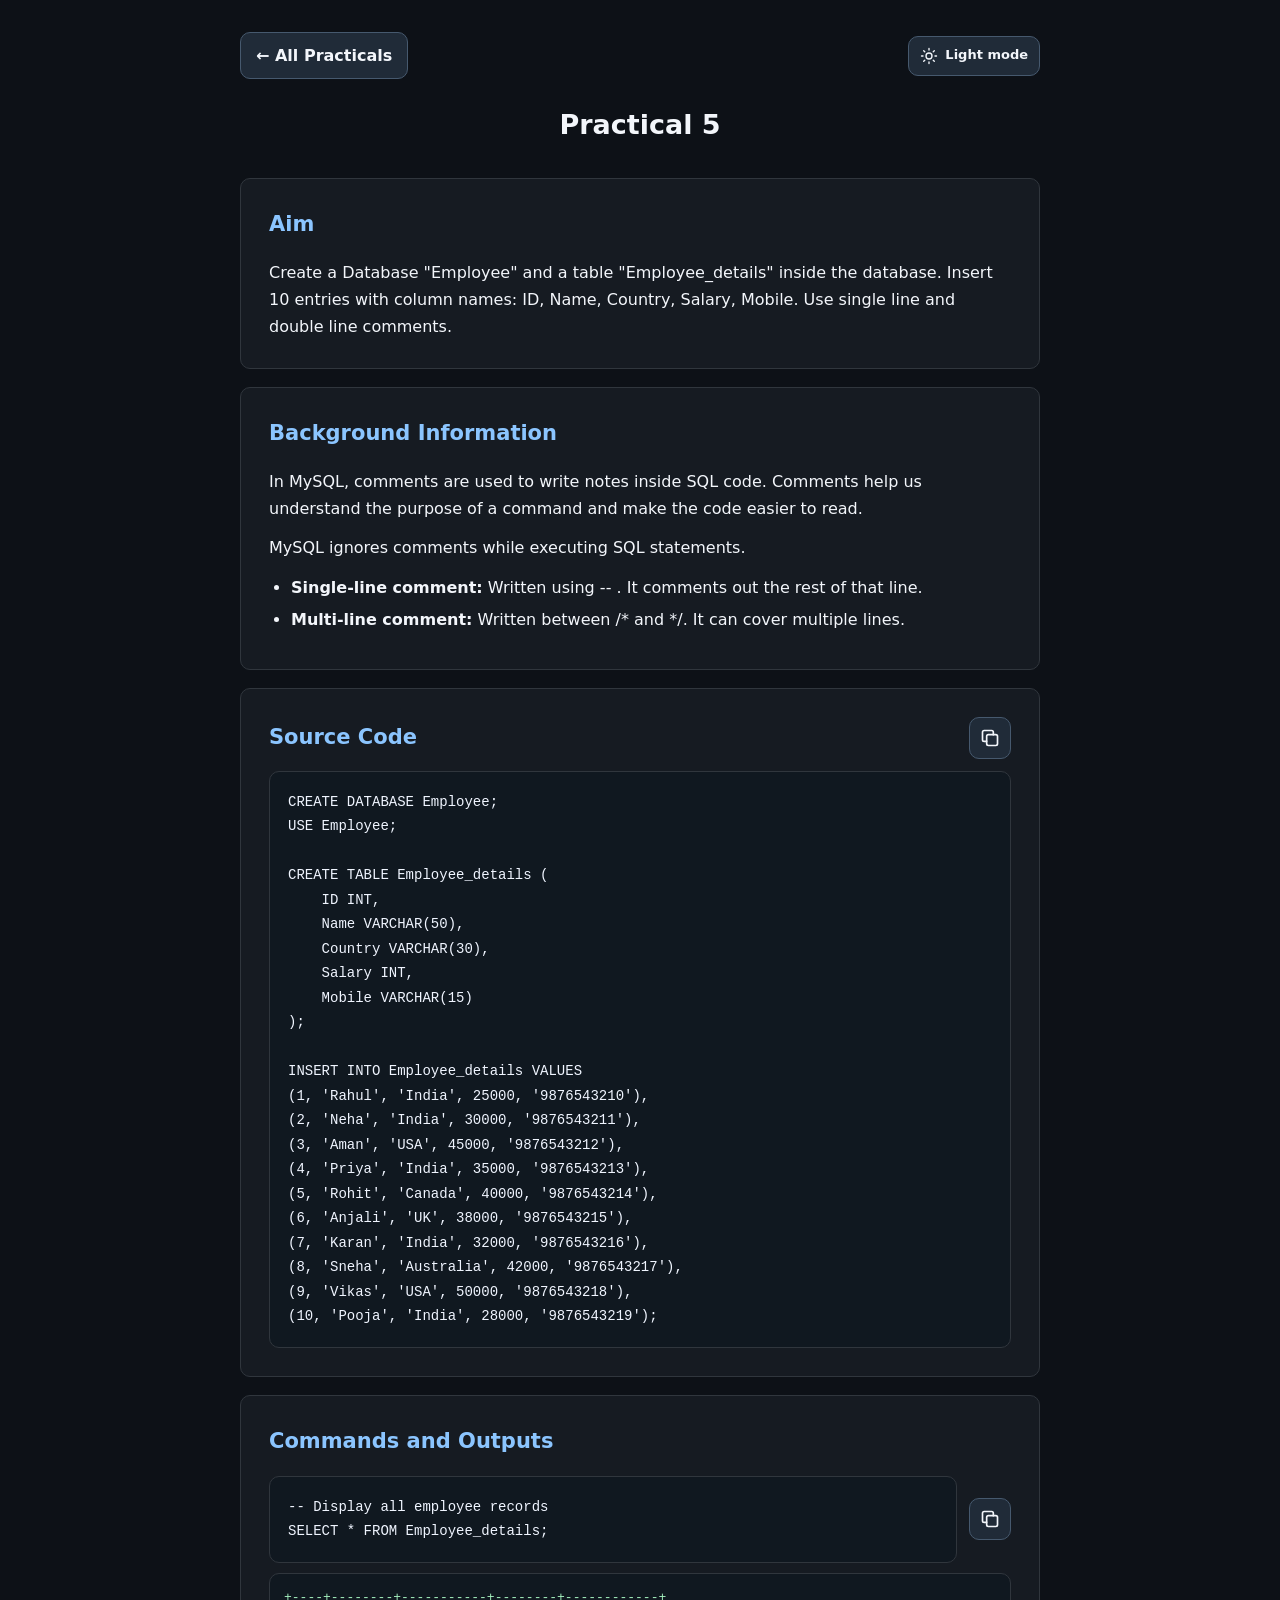
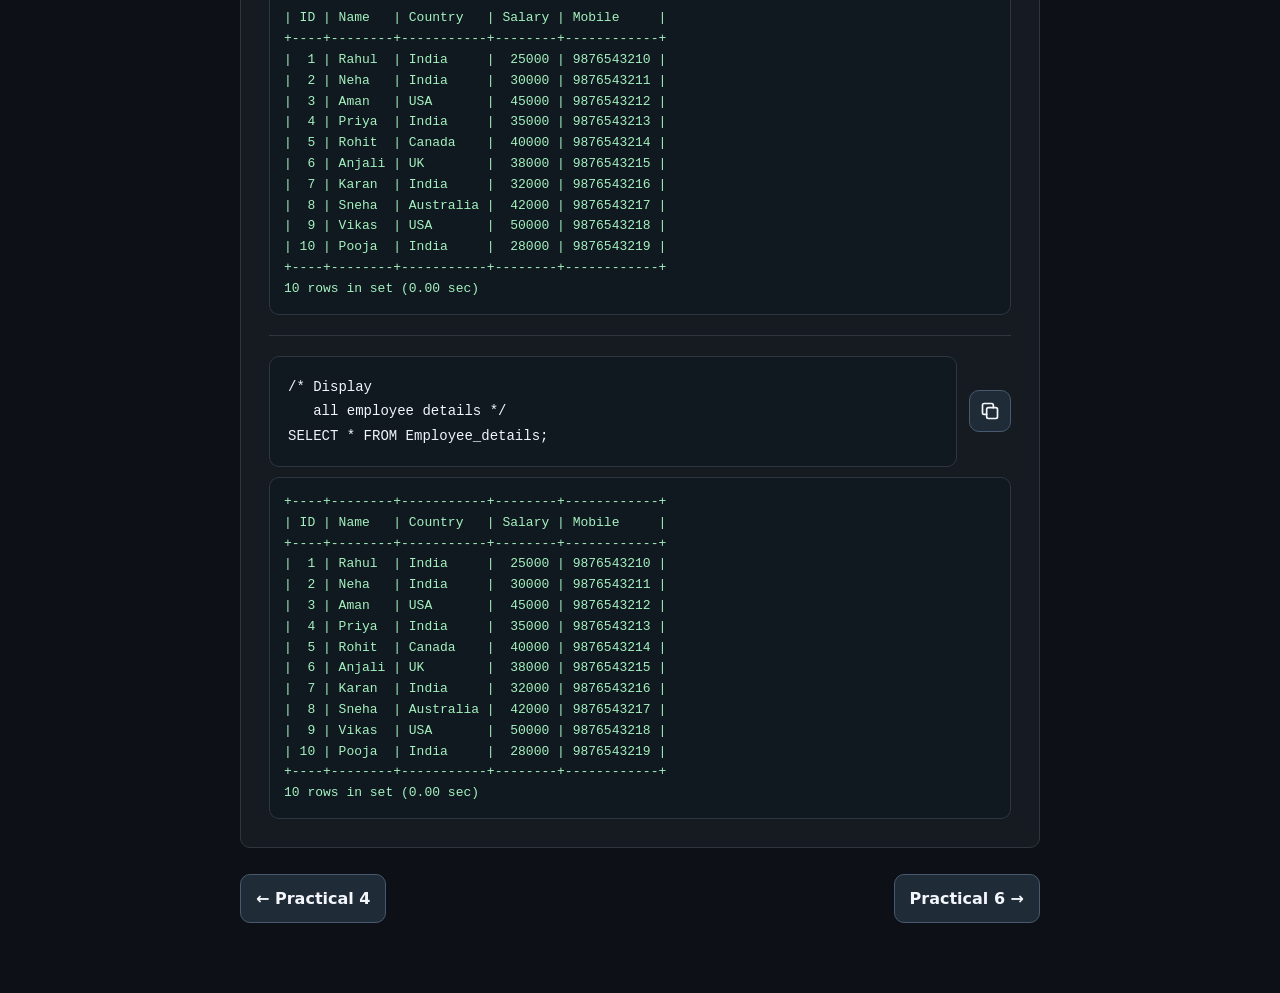
<file: p5.html>
<!DOCTYPE html>
<html lang="en">
<head>
<meta charset="UTF-8">
<meta name="viewport" content="width=device-width, initial-scale=1.0">
<title>Practical 5 | DBMS Practical Lab</title>

<script>(function(){try{var t=localStorage.getItem('dbmspract-theme');document.documentElement.setAttribute('data-theme',t==='light'?'light':'dark')}catch(e){document.documentElement.setAttribute('data-theme','dark')}})();</script>
<style>
:root {
    color-scheme: dark;
    --bg: #0d1117;
    --panel: #161b22;
    --line: #30363d;
    --cyan: #58a6ff;
    --text: #e6edf3;
}

* {
    box-sizing: border-box;
}

body {
    margin: 0;
    background: var(--bg);
    color: var(--text);
    font: 16px/1.7 Inter, system-ui, -apple-system,
          'Segoe UI', sans-serif;
}

.wrap {
    max-width: 850px;
    margin: auto;
    padding: 24px 14px 55px;
}

.back {
    color: var(--cyan);
    text-decoration: none;
    font-weight: 650;
    display: inline-block;
    margin: 0 0 23px;
}

h1 {
    text-align: center;
    font-size: 27px;
    margin: 0 0 30px;
}

section {
    background: var(--panel);
    border: 1px solid var(--line);
    border-radius: 10px;
    padding: 20px;
    margin: 0 0 18px;
}

h2 {
    color: var(--cyan);
    font-size: 21px;
    margin: 0 0 16px;
}

p {
    margin: 0 0 12px;
}

p:last-child {
    margin-bottom: 0;
}

ul {
    padding-left: 22px;
    margin: 8px 0;
}

li {
    margin-bottom: 5px;
}

.codehead {
    display: flex;
    align-items: center;
    justify-content: space-between;
    gap: 12px;
    margin-bottom: 12px;
}

.codehead h2 {
    margin: 0;
}

.copy {
    width: 44px;
    height: 44px;
    border: 1px solid #3b638b;
    border-radius: 11px;
    background: #212d3b;
    color: #e6edf3;
    cursor: pointer;
    display: grid;
    place-items: center;
    flex-shrink: 0;
}

.copy:active {
    transform: scale(.96);
}

.copy svg {
    width: 21px;
    height: 21px;
}

pre {
    background: #0d1117;
    border: 1px solid #30363d;
    border-radius: 10px;
    padding: 14px;
    overflow-x: auto;
    white-space: pre;
    font: 13px/1.75 ui-monospace,
          SFMono-Regular,
          Consolas,
          'Liberation Mono',
          monospace;
    color: #c9d1d9;
    margin: 0;
}

code {
    font-family: inherit;
}

/* FIXED: Keep MySQL table columns aligned */
.result {
    background: #0d1117;
    border: 1px solid #30363d;
    border-radius: 10px;
    padding: 14px;
    overflow-x: auto;
    overflow-y: hidden;
    white-space: pre;
    overflow-wrap: normal;
    word-break: normal;
    font: 13px/1.6 ui-monospace,
          SFMono-Regular,
          Consolas,
          'Liberation Mono',
          monospace;
    color: #3fb950;
    margin: 0;
    max-width: 100%;
    -webkit-overflow-scrolling: touch;
}

.command-pair + .command-pair {
    border-top: 1px solid var(--line);
    padding-top: 20px;
    margin-top: 20px;
}

.command-row {
    display: flex;
    gap: 10px;
    align-items: center;
    margin-bottom: 10px;
}

.command-row pre {
    flex: 1;
    min-width: 0;
}

@media (min-width: 700px) {
    .wrap {
        padding: 32px 25px 70px;
    }

    section {
        padding: 28px;
    }

    pre {
        font-size: 14px;
        padding: 18px;
    }
}

/* Practical navigation buttons */
a.back {
    display: inline-flex;
    align-items: center;
    justify-content: center;
    padding: 9px 15px;
    border: 1px solid #3b638b;
    border-radius: 10px;
    background: #212d3b;
    color: #e6edf3;
    text-decoration: none;
    font-weight: 650;
    transition: background .2s, border-color .2s;
}
a.back:hover, a.back:focus-visible,
.practical-nav a:hover, .practical-nav a:focus-visible {
    background: #2a3a4b;
    border-color: #79c0ff;
    outline: none;
}
.practical-nav {
    display: flex;
    justify-content: space-between;
    align-items: center;
    gap: 12px;
    margin-top: 26px;
}
.practical-nav a {
    display: inline-flex;
    align-items: center;
    justify-content: center;
    padding: 10px 15px;
    border: 1px solid #3b638b;
    border-radius: 10px;
    background: #212d3b;
    color: #e6edf3;
    font-weight: 650;
    text-decoration: none;
    transition: background .2s, border-color .2s;
}

/* Mobile readability adjustments only */
@media (max-width: 699px) {
    body { font-size: 14px; line-height: 1.65; }
    h1 { font-size: 23px; }
    h2 { font-size: 19px; }
    section p, section li { font-size: 14px; line-height: 1.65; }
    pre, pre code, .result { font-size: 12px; }
    .back, .practical-nav a, .bottom-nav a { font-size: 13px; }
}
</style>
<link rel="stylesheet" href="theme.css?v=2">
<style>
/* Keep the theme control in the top-right corner of the practical header. */
.practical-topbar {
    position: relative !important;
    display: flex !important;
    flex-direction: row !important;
    align-items: center !important;
    justify-content: space-between !important;
    gap: 12px !important;
    width: 100% !important;
    margin-bottom: 23px !important;
}
.practical-topbar > .back { margin: 0 !important; }
.practical-topbar > .theme-toggle {
    position: static !important;
    inset: auto !important;
    top: auto !important;
    right: auto !important;
    bottom: auto !important;
    left: auto !important;
    transform: none !important;
    margin: 0 0 0 auto !important;
    flex: 0 0 auto !important;
}
</style>
<!-- Google Analytics 4 -->
<script async src="https://www.googletagmanager.com/gtag/js?id=G-5RRGX66BKD"></script>
<script>
  window.dataLayer = window.dataLayer || [];
  function gtag(){dataLayer.push(arguments);}
  gtag('js', new Date());
  gtag('config', 'G-5RRGX66BKD');
</script>
</head>

<body>

<main class="wrap">

<div class="practical-topbar"><a class="back" href="index.html">← All Practicals</a><button id="theme-toggle" class="theme-toggle" type="button" aria-label="Toggle color theme"><svg class="theme-icon" viewBox="0 0 24 24" fill="none" stroke="currentColor" stroke-width="1.8" stroke-linecap="round" stroke-linejoin="round" aria-hidden="true"></svg><span class="theme-label">Theme</span></button></div>

<h1>Practical 5</h1>

<section>
    <h2>Aim</h2>

    <p>Create a Database "Employee" and a table "Employee_details" inside the database. Insert 10 entries with column names: ID, Name, Country, Salary, Mobile. Use single line and double line comments.</p>
</section>

<section>
    <h2>Background Information</h2>

    <p>In MySQL, comments are used to write notes inside SQL code. Comments help us understand the purpose of a command and make the code easier to read.</p>

    <p>MySQL ignores comments while executing SQL statements.</p>

    <ul>
        <li><strong>Single-line comment:</strong> Written using <code>-- </code>. It comments out the rest of that line.</li>
        <li><strong>Multi-line comment:</strong> Written between <code>/*</code> and <code>*/</code>. It can cover multiple lines.</li>
    </ul>
</section>

<section>
    <div class="codehead">
        <h2>Source Code</h2>
        <button class="copy" type="button"
                onclick="copyCode('sourceCode')"
                aria-label="Copy source code">
            <svg viewBox="0 0 24 24" fill="none"
                 stroke="currentColor" stroke-width="2"
                 stroke-linecap="round" stroke-linejoin="round">
                <rect x="8" y="8" width="13" height="13" rx="2"/>
                <path d="M16 8V5a2 2 0 0 0-2-2H5a2 2 0 0 0-2 2v9a2 2 0 0 0 2 2h3"/>
            </svg>
        </button>
    </div>

<pre><code id="sourceCode">CREATE DATABASE Employee;
USE Employee;

CREATE TABLE Employee_details (
    ID INT,
    Name VARCHAR(50),
    Country VARCHAR(30),
    Salary INT,
    Mobile VARCHAR(15)
);

INSERT INTO Employee_details VALUES
(1, 'Rahul', 'India', 25000, '9876543210'),
(2, 'Neha', 'India', 30000, '9876543211'),
(3, 'Aman', 'USA', 45000, '9876543212'),
(4, 'Priya', 'India', 35000, '9876543213'),
(5, 'Rohit', 'Canada', 40000, '9876543214'),
(6, 'Anjali', 'UK', 38000, '9876543215'),
(7, 'Karan', 'India', 32000, '9876543216'),
(8, 'Sneha', 'Australia', 42000, '9876543217'),
(9, 'Vikas', 'USA', 50000, '9876543218'),
(10, 'Pooja', 'India', 28000, '9876543219');</code></pre>
</section>

<section>
<h2>Commands and Outputs</h2>

<!-- SINGLE-LINE COMMENT -->
<div class="command-pair">
    <div class="command-row">
        <pre><code id="cmd1">-- Display all employee records
SELECT * FROM Employee_details;</code></pre>

        <button class="copy" type="button"
                onclick="copyCode('cmd1')"
                aria-label="Copy single-line comment example">
            <svg viewBox="0 0 24 24" fill="none"
                 stroke="currentColor" stroke-width="2"
                 stroke-linecap="round" stroke-linejoin="round">
                <rect x="8" y="8" width="13" height="13" rx="2"/>
                <path d="M16 8V5a2 2 0 0 0-2-2H5a2 2 0 0 0-2 2v9a2 2 0 0 0 2 2h3"/>
            </svg>
        </button>
    </div>

<pre class="result">+----+--------+-----------+--------+------------+
| ID | Name   | Country   | Salary | Mobile     |
+----+--------+-----------+--------+------------+
|  1 | Rahul  | India     |  25000 | 9876543210 |
|  2 | Neha   | India     |  30000 | 9876543211 |
|  3 | Aman   | USA       |  45000 | 9876543212 |
|  4 | Priya  | India     |  35000 | 9876543213 |
|  5 | Rohit  | Canada    |  40000 | 9876543214 |
|  6 | Anjali | UK        |  38000 | 9876543215 |
|  7 | Karan  | India     |  32000 | 9876543216 |
|  8 | Sneha  | Australia |  42000 | 9876543217 |
|  9 | Vikas  | USA       |  50000 | 9876543218 |
| 10 | Pooja  | India     |  28000 | 9876543219 |
+----+--------+-----------+--------+------------+
10 rows in set (0.00 sec)</pre>
</div>

<!-- MULTI-LINE COMMENT -->
<div class="command-pair">
    <div class="command-row">
        <pre><code id="cmd2">/* Display
   all employee details */
SELECT * FROM Employee_details;</code></pre>

        <button class="copy" type="button"
                onclick="copyCode('cmd2')"
                aria-label="Copy multi-line comment example">
            <svg viewBox="0 0 24 24" fill="none"
                 stroke="currentColor" stroke-width="2"
                 stroke-linecap="round" stroke-linejoin="round">
                <rect x="8" y="8" width="13" height="13" rx="2"/>
                <path d="M16 8V5a2 2 0 0 0-2-2H5a2 2 0 0 0-2 2v9a2 2 0 0 0 2 2h3"/>
            </svg>
        </button>
    </div>

<pre class="result">+----+--------+-----------+--------+------------+
| ID | Name   | Country   | Salary | Mobile     |
+----+--------+-----------+--------+------------+
|  1 | Rahul  | India     |  25000 | 9876543210 |
|  2 | Neha   | India     |  30000 | 9876543211 |
|  3 | Aman   | USA       |  45000 | 9876543212 |
|  4 | Priya  | India     |  35000 | 9876543213 |
|  5 | Rohit  | Canada    |  40000 | 9876543214 |
|  6 | Anjali | UK        |  38000 | 9876543215 |
|  7 | Karan  | India     |  32000 | 9876543216 |
|  8 | Sneha  | Australia |  42000 | 9876543217 |
|  9 | Vikas  | USA       |  50000 | 9876543218 |
| 10 | Pooja  | India     |  28000 | 9876543219 |
+----+--------+-----------+--------+------------+
10 rows in set (0.00 sec)</pre>
</div>

</section>

<nav class="practical-nav" aria-label="Practical navigation">
    <a href="p4.html">← Practical 4</a>
    <a href="p6.html">Practical 6 →</a>
</nav>
</main>

<script>
async function copyCode(id) {
    const element = document.getElementById(id);
    const text = element.textContent.trim();

    if (navigator.clipboard && window.isSecureContext) {
        try {
            await navigator.clipboard.writeText(text);
            return;
        } catch (error) {
            // Use fallback.
        }
    }

    const textarea = document.createElement("textarea");
    textarea.value = text;
    textarea.setAttribute("readonly", "");
    textarea.style.position = "fixed";
    textarea.style.left = "-9999px";

    document.body.appendChild(textarea);
    textarea.focus();
    textarea.select();
    textarea.setSelectionRange(0, textarea.value.length);

    let copied = false;

    try {
        copied = document.execCommand("copy");
    } catch (error) {
        copied = false;
    }

    textarea.remove();

    if (!copied) {
        alert("Copy unavailable. Please select and copy the code manually.");
    }
}
</script>

<script src="theme.js"></script>
</body>
</html>
</file>
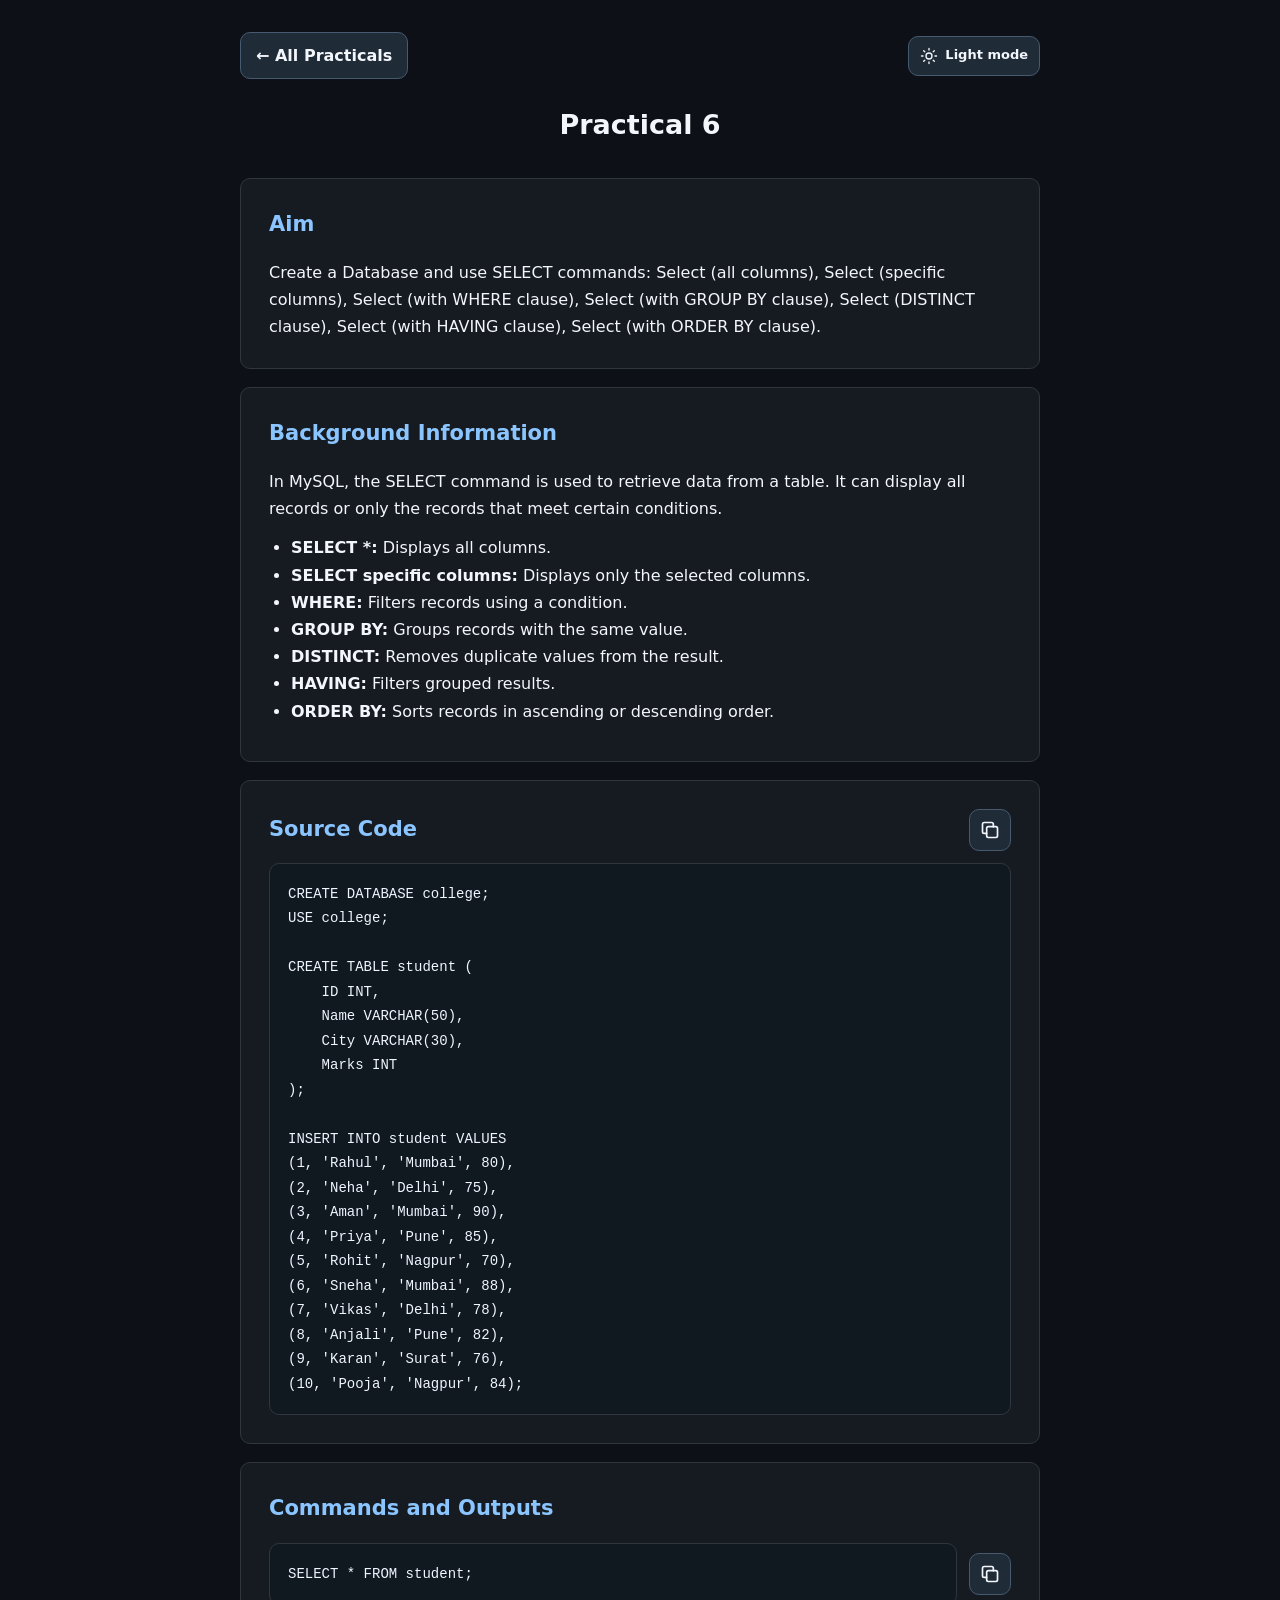
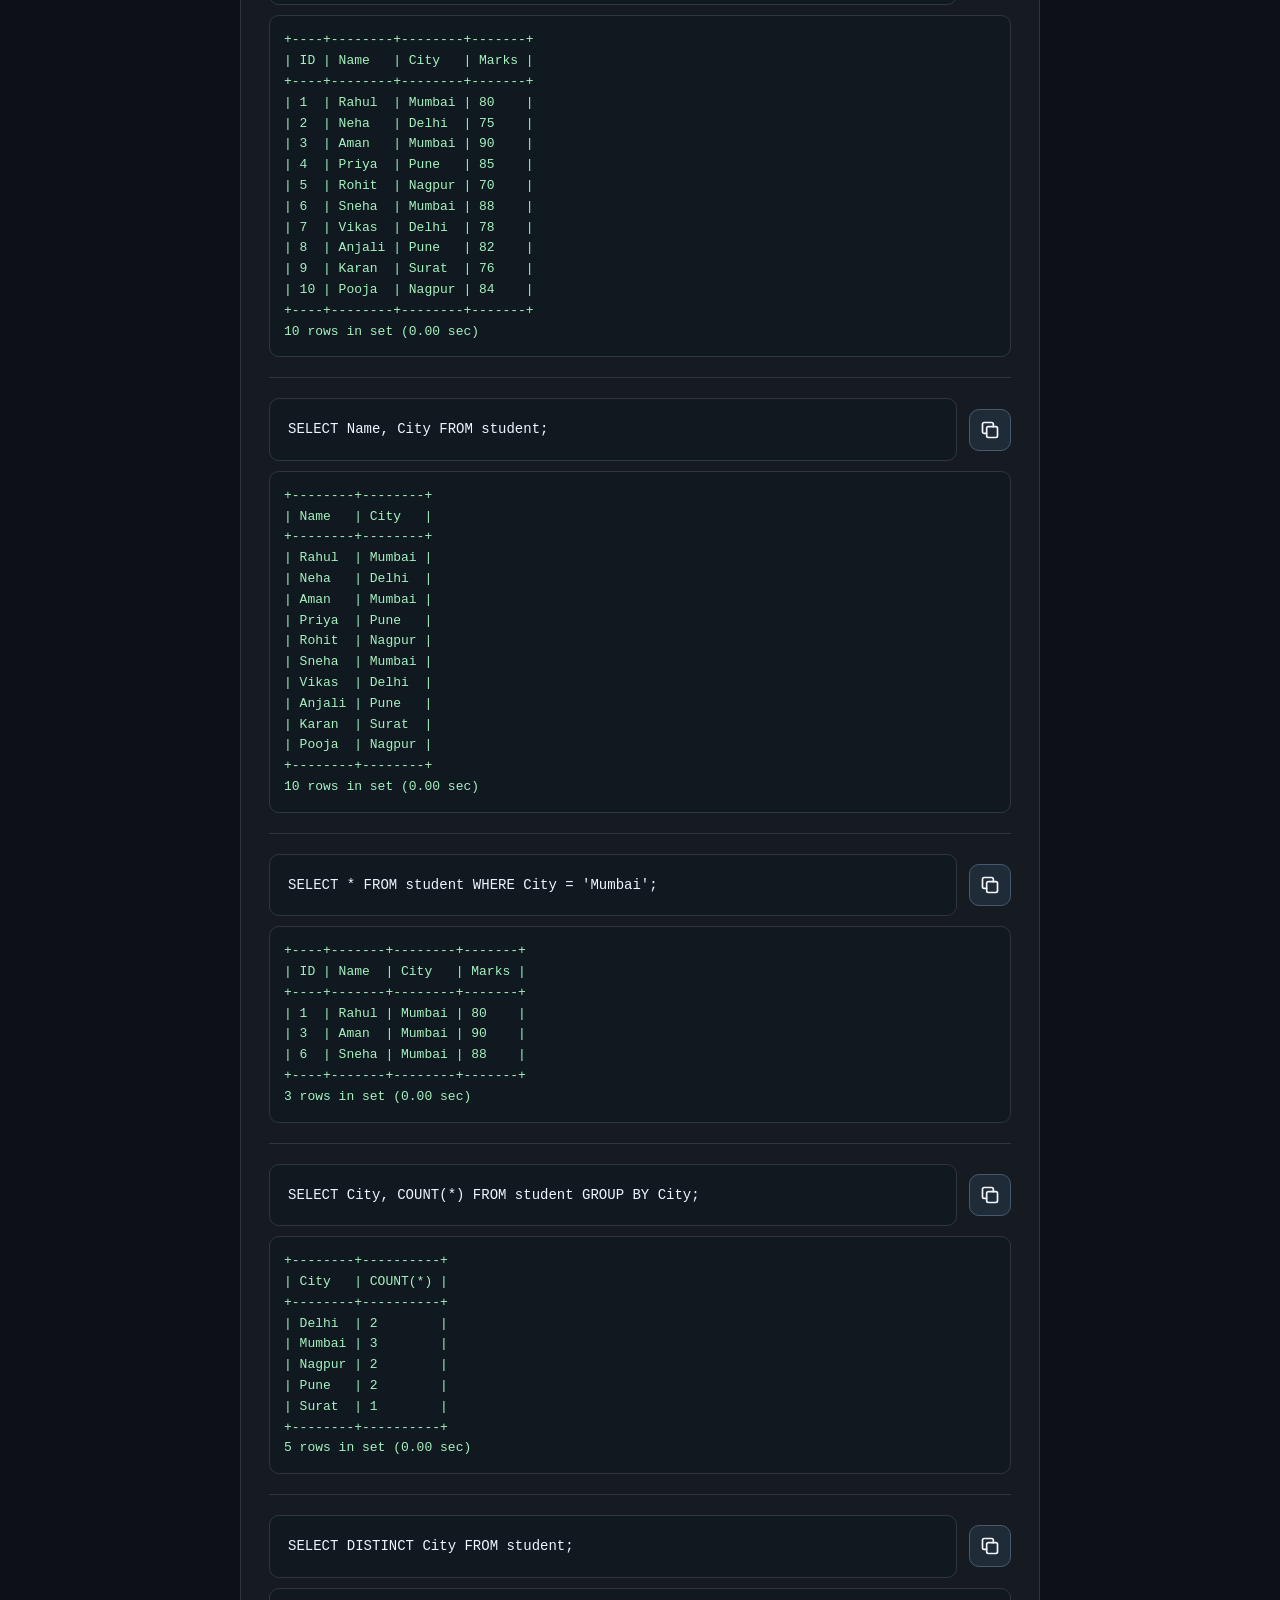
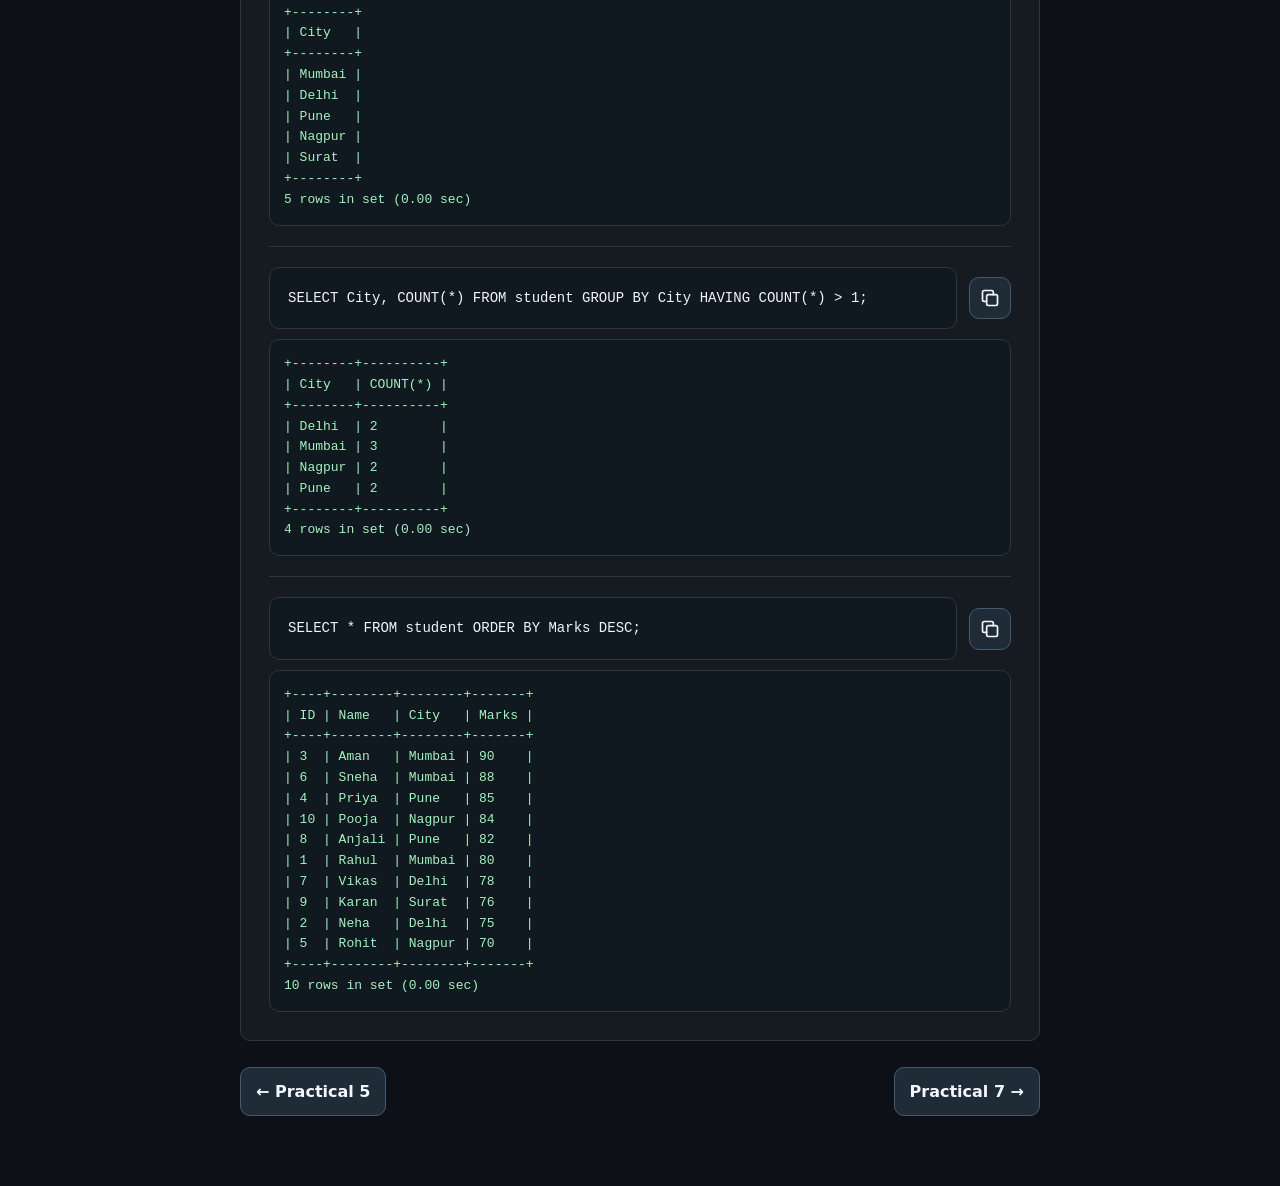
<file: p6.html>
<!DOCTYPE html>
<html lang="en">
<head>
<meta charset="UTF-8">
<meta name="viewport" content="width=device-width, initial-scale=1.0">
<title>Practical 6 | DBMS Practical Lab</title>
<script>(function(){try{var t=localStorage.getItem('dbmspract-theme');document.documentElement.setAttribute('data-theme',t==='light'?'light':'dark')}catch(e){document.documentElement.setAttribute('data-theme','dark')}})();</script>
<style>
:root{color-scheme:dark;--bg:#0d1117;--panel:#161b22;--line:#30363d;--cyan:#58a6ff;--text:#e6edf3}
*{box-sizing:border-box}
body{margin:0;background:var(--bg);color:var(--text);font:16px/1.7 Inter,system-ui,-apple-system,'Segoe UI',sans-serif}
.wrap{max-width:850px;margin:auto;padding:24px 14px 55px}
.back{color:var(--cyan);text-decoration:none;font-weight:650;display:inline-block;margin:0 0 23px}
h1{text-align:center;font-size:27px;margin:0 0 30px}
section{background:var(--panel);border:1px solid var(--line);border-radius: 10px;padding:20px;margin:0 0 18px;min-width:0}
h2{color:var(--cyan);font-size:21px;margin:0 0 16px}p{margin:0 0 12px}p:last-child{margin-bottom:0}
ul{padding-left:22px;margin:8px 0}
.codehead{display:flex;align-items:center;justify-content:space-between;gap:12px;margin-bottom:12px}.codehead h2{margin:0}
.copy{width:44px;height:44px;border:1px solid #3b638b;border-radius:11px;background:#212d3b;color:#e6edf3;cursor:pointer;display:grid;place-items:center;flex-shrink:0}.copy:active{transform:scale(.96)}.copy svg{width:21px;height:21px}
pre{background:#0d1117;border:1px solid #30363d;border-radius: 10px;padding:14px;overflow-x:auto;white-space:pre;font:13px/1.75 ui-monospace,SFMono-Regular,Consolas,'Liberation Mono',monospace;color:#c9d1d9;margin:0;tab-size:4}code{font-family:inherit}
.result{background:#0d1117;border:1px solid #30363d;border-radius: 10px;padding:14px;overflow-x:auto;font:13px/1.6 ui-monospace,Consolas,monospace;color:#3fb950;white-space:pre;margin:0}
.command-pair+.command-pair{border-top:1px solid var(--line);padding-top:20px;margin-top:20px}.command-row{display:flex;gap:10px;align-items:center;margin-bottom:10px}.command-row pre{flex:1;min-width:0}
@media(min-width:700px){.wrap{padding:32px 25px 70px}section{padding:28px}pre{font-size:14px;padding:18px}}

/* Practical navigation buttons */
a.back {
    display: inline-flex;
    align-items: center;
    justify-content: center;
    padding: 9px 15px;
    border: 1px solid #3b638b;
    border-radius: 10px;
    background: #212d3b;
    color: #e6edf3;
    text-decoration: none;
    font-weight: 650;
    transition: background .2s, border-color .2s;
}
a.back:hover, a.back:focus-visible,
.practical-nav a:hover, .practical-nav a:focus-visible {
    background: #2a3a4b;
    border-color: #79c0ff;
    outline: none;
}
.practical-nav {
    display: flex;
    justify-content: space-between;
    align-items: center;
    gap: 12px;
    margin-top: 26px;
}
.practical-nav a {
    display: inline-flex;
    align-items: center;
    justify-content: center;
    padding: 10px 15px;
    border: 1px solid #3b638b;
    border-radius: 10px;
    background: #212d3b;
    color: #e6edf3;
    font-weight: 650;
    text-decoration: none;
    transition: background .2s, border-color .2s;
}

/* Mobile readability adjustments only */
@media (max-width: 699px) {
    body { font-size: 14px; line-height: 1.65; }
    h1 { font-size: 23px; }
    h2 { font-size: 19px; }
    section p, section li { font-size: 14px; line-height: 1.65; }
    pre, pre code, .result { font-size: 12px; }
    .back, .practical-nav a, .bottom-nav a { font-size: 13px; }
}
</style>
<link rel="stylesheet" href="theme.css?v=2">
<style>
/* Keep the theme control in the top-right corner of the practical header. */
.practical-topbar {
    position: relative !important;
    display: flex !important;
    flex-direction: row !important;
    align-items: center !important;
    justify-content: space-between !important;
    gap: 12px !important;
    width: 100% !important;
    margin-bottom: 23px !important;
}
.practical-topbar > .back { margin: 0 !important; }
.practical-topbar > .theme-toggle {
    position: static !important;
    inset: auto !important;
    top: auto !important;
    right: auto !important;
    bottom: auto !important;
    left: auto !important;
    transform: none !important;
    margin: 0 0 0 auto !important;
    flex: 0 0 auto !important;
}
</style>
<!-- Google Analytics 4 -->
<script async src="https://www.googletagmanager.com/gtag/js?id=G-5RRGX66BKD"></script>
<script>
  window.dataLayer = window.dataLayer || [];
  function gtag(){dataLayer.push(arguments);}
  gtag('js', new Date());
  gtag('config', 'G-5RRGX66BKD');
</script>
</head>
<body>
<main class="wrap">
<div class="practical-topbar"><a class="back" href="index.html">← All Practicals</a><button id="theme-toggle" class="theme-toggle" type="button" aria-label="Toggle color theme"><svg class="theme-icon" viewBox="0 0 24 24" fill="none" stroke="currentColor" stroke-width="1.8" stroke-linecap="round" stroke-linejoin="round" aria-hidden="true"></svg><span class="theme-label">Theme</span></button></div>
<h1>Practical 6</h1>
<section><h2>Aim</h2><p>Create a Database and use SELECT commands: Select (all columns), Select (specific columns), Select (with WHERE clause), Select (with GROUP BY clause), Select (DISTINCT clause), Select (with HAVING clause), Select (with ORDER BY clause).</p></section>
<section><h2>Background Information</h2>
<p>In MySQL, the SELECT command is used to retrieve data from a table. It can display all records or only the records that meet certain conditions.</p>
<ul><li><strong>SELECT *:</strong> Displays all columns.</li><li><strong>SELECT specific columns:</strong> Displays only the selected columns.</li><li><strong>WHERE:</strong> Filters records using a condition.</li><li><strong>GROUP BY:</strong> Groups records with the same value.</li><li><strong>DISTINCT:</strong> Removes duplicate values from the result.</li><li><strong>HAVING:</strong> Filters grouped results.</li><li><strong>ORDER BY:</strong> Sorts records in ascending or descending order.</li></ul>
</section>
<section><div class="codehead"><h2>Source Code</h2><button class="copy" onclick="copyCode('sourceCode')" aria-label="Copy source code" title="Copy source code"></button></div>
<pre><code id="sourceCode">CREATE DATABASE college;
USE college;

CREATE TABLE student (
    ID INT,
    Name VARCHAR(50),
    City VARCHAR(30),
    Marks INT
);

INSERT INTO student VALUES
(1, 'Rahul', 'Mumbai', 80),
(2, 'Neha', 'Delhi', 75),
(3, 'Aman', 'Mumbai', 90),
(4, 'Priya', 'Pune', 85),
(5, 'Rohit', 'Nagpur', 70),
(6, 'Sneha', 'Mumbai', 88),
(7, 'Vikas', 'Delhi', 78),
(8, 'Anjali', 'Pune', 82),
(9, 'Karan', 'Surat', 76),
(10, 'Pooja', 'Nagpur', 84);</code></pre></section>
<section><h2>Commands and Outputs</h2>
<div id="examples"></div>
</section>
<nav class="practical-nav" aria-label="Practical navigation">
    <a href="p5.html">← Practical 5</a>
    <a href="p7.html">Practical 7 →</a>
</nav>
</main>
<script>
const students=[
{ID:1,Name:'Rahul',City:'Mumbai',Marks:80},
{ID:2,Name:'Neha',City:'Delhi',Marks:75},
{ID:3,Name:'Aman',City:'Mumbai',Marks:90},
{ID:4,Name:'Priya',City:'Pune',Marks:85},
{ID:5,Name:'Rohit',City:'Nagpur',Marks:70},
{ID:6,Name:'Sneha',City:'Mumbai',Marks:88},
{ID:7,Name:'Vikas',City:'Delhi',Marks:78},
{ID:8,Name:'Anjali',City:'Pune',Marks:82},
{ID:9,Name:'Karan',City:'Surat',Marks:76},
{ID:10,Name:'Pooja',City:'Nagpur',Marks:84}
];
const counts=Object.entries(students.reduce((a,s)=>(a[s.City]=(a[s.City]||0)+1,a),{})).sort((a,b)=>a[0].localeCompare(b[0]));
const examples=[
['SELECT * FROM student;', ['ID','Name','City','Marks'],students],
['SELECT Name, City FROM student;', ['Name','City'],students],
["SELECT * FROM student WHERE City = 'Mumbai';",['ID','Name','City','Marks'],students.filter(s=>s.City==='Mumbai')],
['SELECT City, COUNT(*) FROM student GROUP BY City;', ['City','COUNT(*)'],counts.map(([City,n])=>({City,'COUNT(*)':n}))],
['SELECT DISTINCT City FROM student;', ['City'],[...new Set(students.map(s=>s.City))].map(City=>({City}))],
['SELECT City, COUNT(*) FROM student GROUP BY City HAVING COUNT(*) > 1;', ['City','COUNT(*)'],counts.filter(([,n])=>n>1).map(([City,n])=>({City,'COUNT(*)':n}))],
['SELECT * FROM student ORDER BY Marks DESC;', ['ID','Name','City','Marks'],[...students].sort((a,b)=>b.Marks-a.Marks)]
];
const icon='<svg viewBox="0 0 24 24" fill="none" stroke="currentColor" stroke-width="2" stroke-linecap="round" stroke-linejoin="round" aria-hidden="true"><rect x="8" y="8" width="13" height="13" rx="2"/><path d="M16 8V5a2 2 0 0 0-2-2H5a2 2 0 0 0-2 2v9a2 2 0 0 0 2 2h3"/></svg>';
document.querySelectorAll('.copy').forEach(b=>b.innerHTML=icon);
function mysqlTable(columns,rows){
 const widths=columns.map(c=>Math.max(c.length,...rows.map(r=>String(r[c]).length)));
 const border='+'+widths.map(w=>'-'.repeat(w+2)).join('+')+'+';
 const line=values=>'|'+values.map((v,i)=>' '+String(v).padEnd(widths[i])+' ').join('|')+'|';
 return [border,line(columns),border,...rows.map(r=>line(columns.map(c=>r[c]))),border,rows.length+' '+(rows.length===1?'row':'rows')+' in set (0.00 sec)'].join('\n');
}
const container=document.getElementById('examples');
examples.forEach(([sql,columns,rows],i)=>{
 const pair=document.createElement('div');pair.className='command-pair';
 const commandRow=document.createElement('div');commandRow.className='command-row';
 const command=document.createElement('pre');const code=document.createElement('code');code.id='cmd'+(i+1);code.textContent=sql;command.append(code);
 const btn=document.createElement('button');btn.className='copy';btn.type='button';btn.title='Copy command';btn.setAttribute('aria-label','Copy SQL command');btn.innerHTML=icon;btn.addEventListener('click',()=>copyCode(code.id));
 commandRow.append(command,btn);
 const output=document.createElement('pre');output.className='result';output.textContent=mysqlTable(columns,rows);
 pair.append(commandRow,output);container.append(pair);
});
async function copyCode(id){
 const text=document.getElementById(id).textContent.trim();
 if(navigator.clipboard&&window.isSecureContext){try{await navigator.clipboard.writeText(text);return}catch(e){}}
 const field=document.createElement('textarea');field.value=text;field.readOnly=true;field.style.position='fixed';field.style.left='-9999px';document.body.appendChild(field);field.select();field.setSelectionRange(0,field.value.length);
 let success=false;try{success=document.execCommand('copy')}catch(e){}field.remove();
 if(!success)alert('Copy unavailable. Please select and copy the code manually.');
}
</script>
<script src="theme.js"></script>
</body>
</html>
</file>
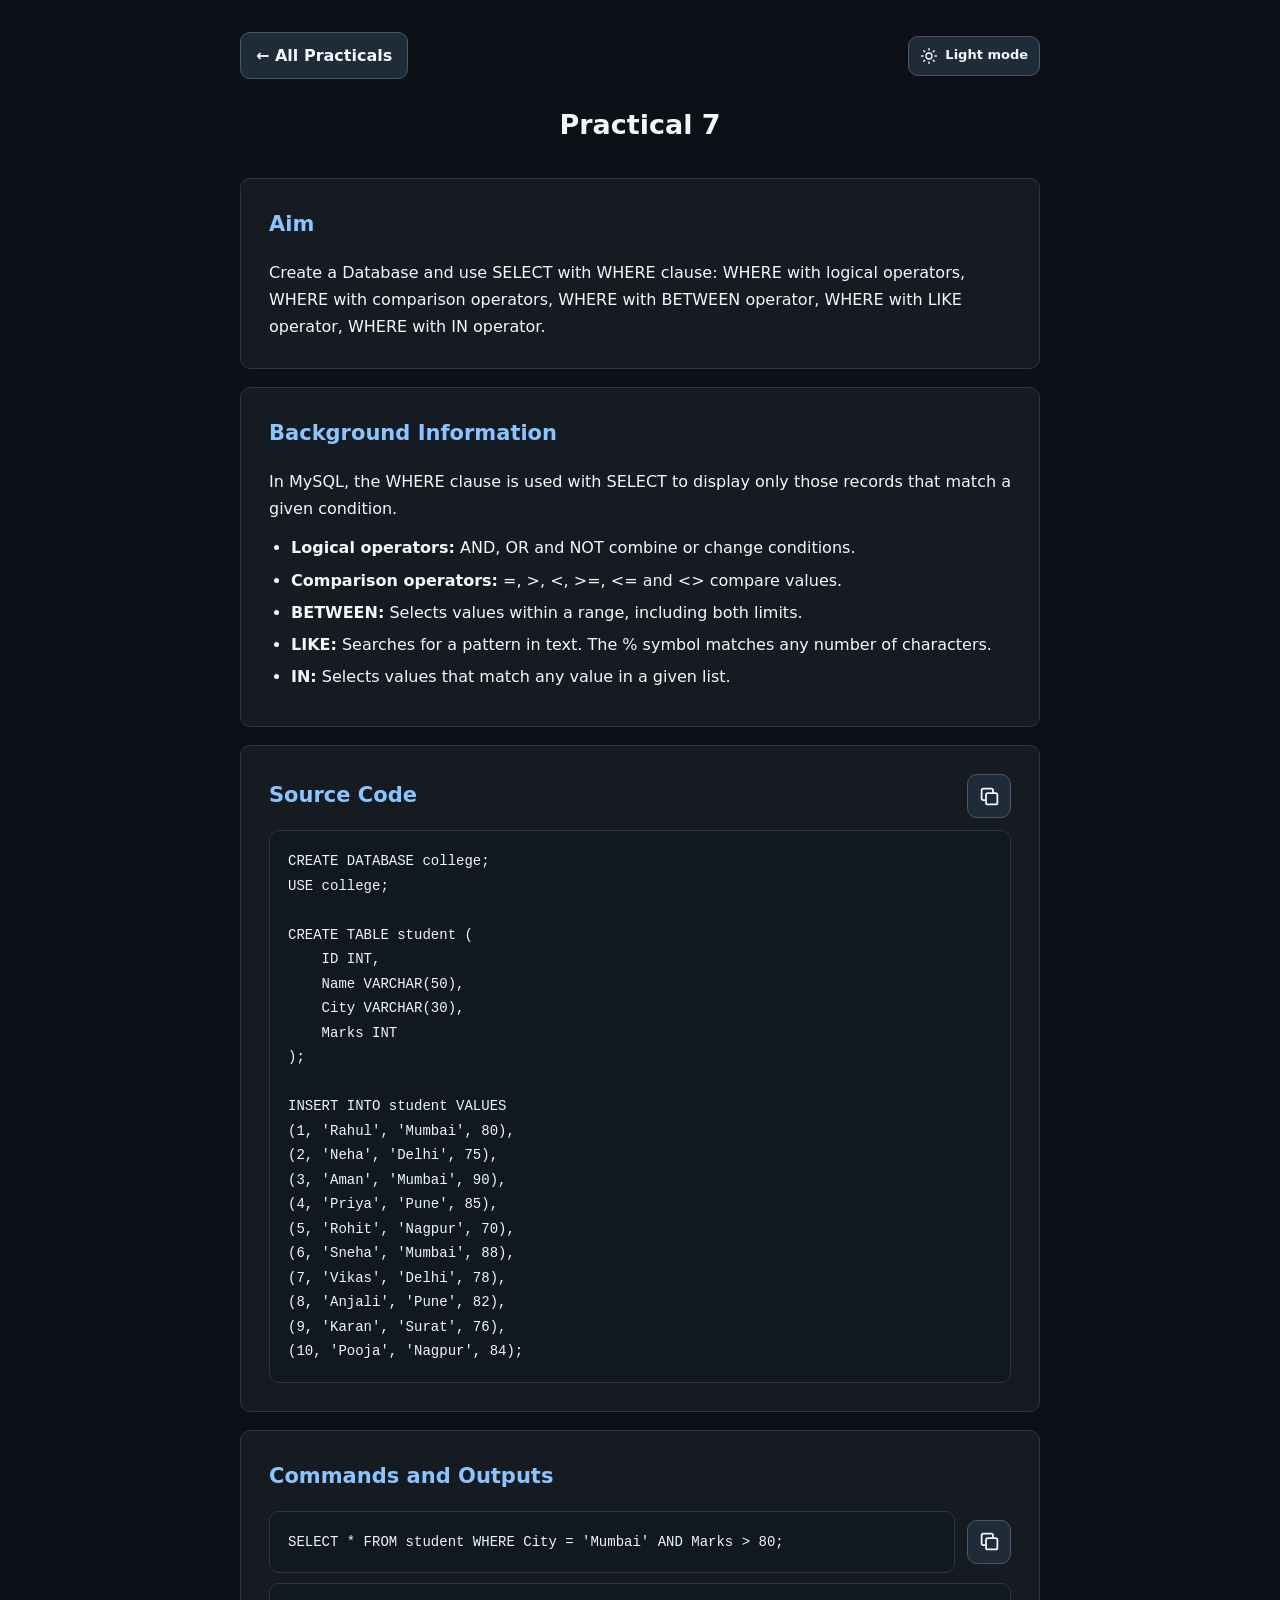
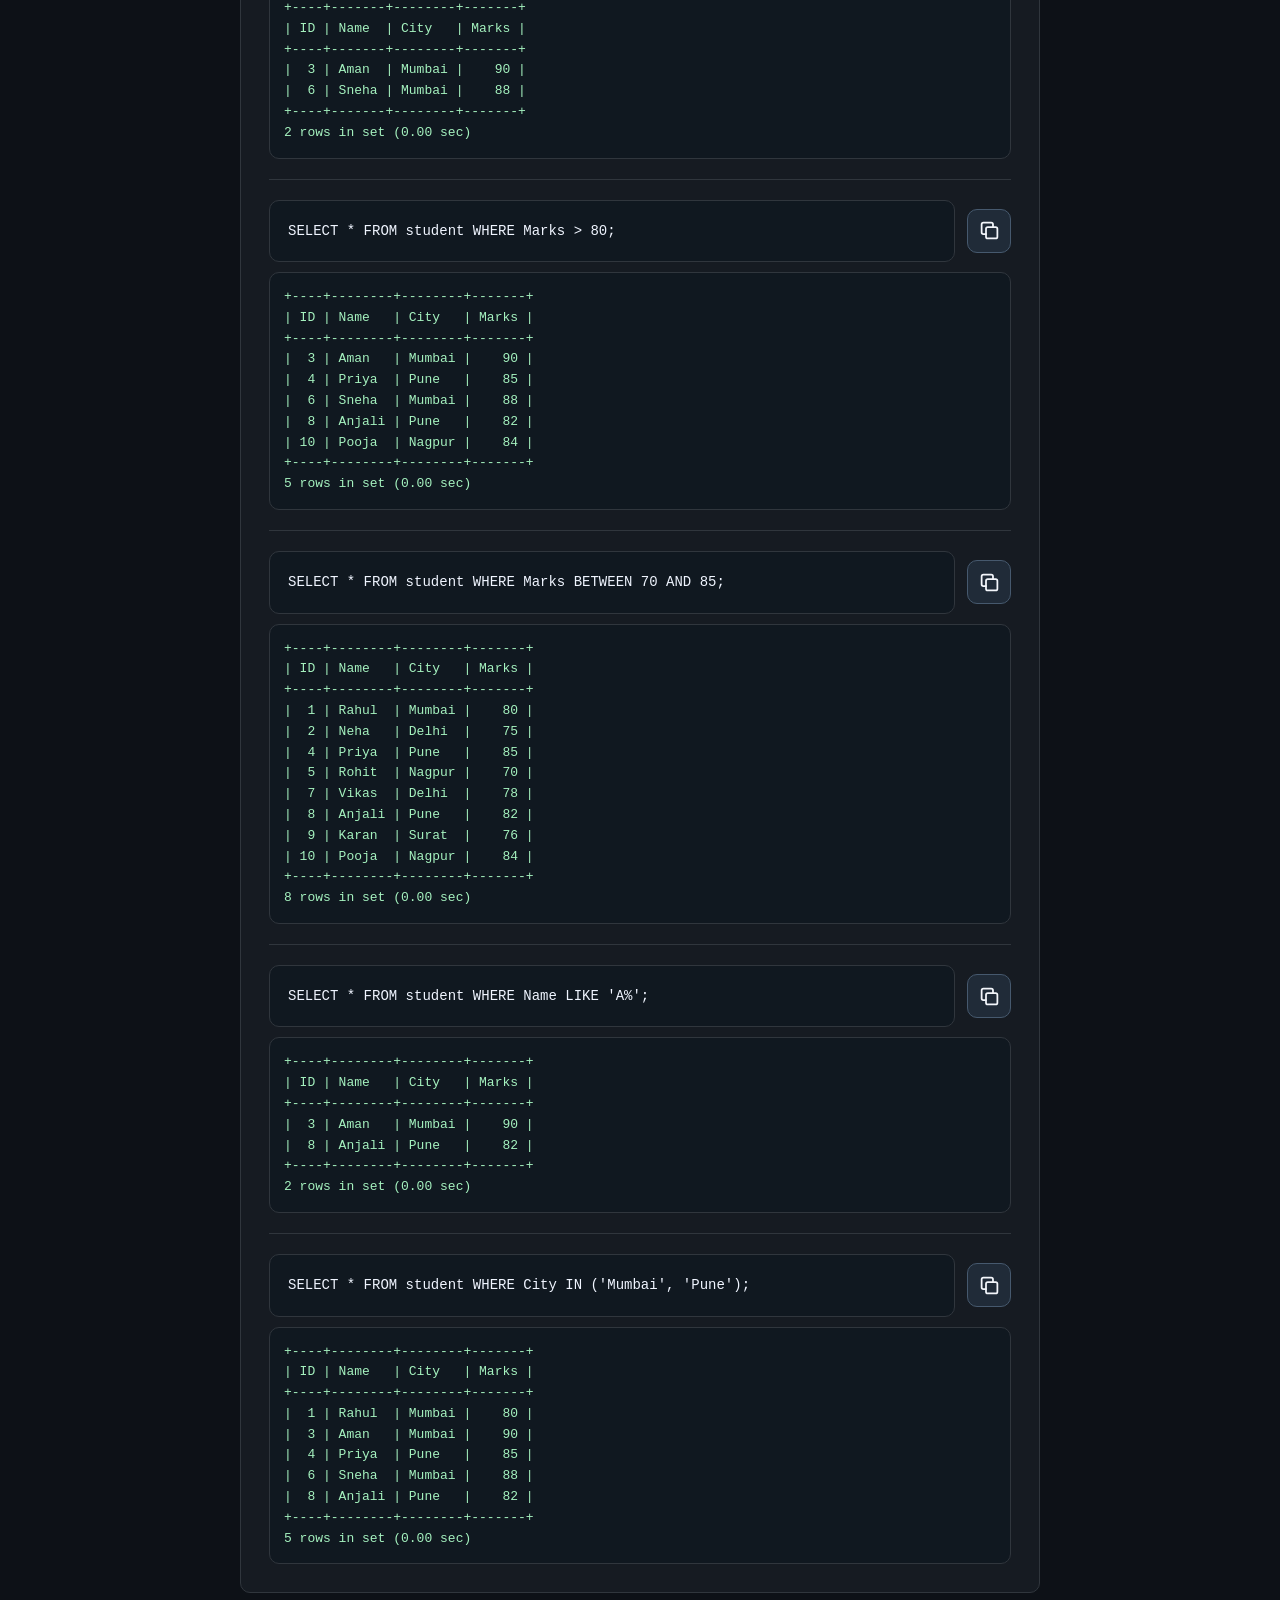
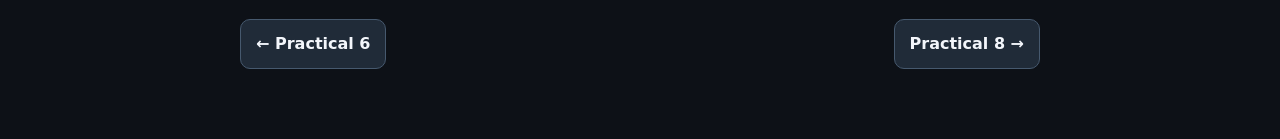
<file: p7.html>
<!DOCTYPE html>
<html lang="en">
<head>
<meta charset="UTF-8">
<meta name="viewport" content="width=device-width, initial-scale=1.0">
<title>Practical 7 | DBMS Practical Lab</title>

<script>(function(){try{var t=localStorage.getItem('dbmspract-theme');document.documentElement.setAttribute('data-theme',t==='light'?'light':'dark')}catch(e){document.documentElement.setAttribute('data-theme','dark')}})();</script>

<style>
:root {
    color-scheme: dark;
    --bg: #0d1117;
    --panel: #161b22;
    --line: #30363d;
    --cyan: #58a6ff;
    --text: #e6edf3;
}

* {
    box-sizing: border-box;
}

body {
    margin: 0;
    background: var(--bg);
    color: var(--text);
    font: 16px/1.7 Inter, system-ui, -apple-system,
          'Segoe UI', sans-serif;
}

.wrap {
    max-width: 850px;
    margin: auto;
    padding: 24px 14px 55px;
}

h1 {
    text-align: center;
    font-size: 27px;
    margin: 0 0 30px;
}

section {
    background: var(--panel);
    border: 1px solid var(--line);
    border-radius: 10px;
    padding: 20px;
    margin-bottom: 18px;
}

h2 {
    color: var(--cyan);
    font-size: 21px;
    margin: 0 0 16px;
}

p {
    margin: 0 0 12px;
}

p:last-child {
    margin-bottom: 0;
}

ul {
    padding-left: 22px;
    margin: 8px 0;
}

li {
    margin-bottom: 5px;
}

.codehead {
    display: flex;
    align-items: center;
    justify-content: space-between;
    gap: 12px;
    margin-bottom: 12px;
}

.codehead h2 {
    margin: 0;
}

/* Identical copy button styling throughout */

.copy {
    width: 44px;
    height: 44px;
    min-width: 44px;
    min-height: 44px;
    padding: 0;
    border: 1px solid #3b638b;
    border-radius: 11px;
    background: #212d3b;
    color: #e6edf3;
    cursor: pointer;
    display: inline-flex;
    align-items: center;
    justify-content: center;
    flex: 0 0 44px;
    appearance: none;
    -webkit-appearance: none;
}

.copy svg {
    display: block;
    width: 21px;
    height: 21px;
    flex: 0 0 auto;
}

.copy:active {
    transform: scale(.96);
}

.copy:focus-visible {
    outline: 2px solid var(--cyan);
    outline-offset: 3px;
}

pre {
    background: #0d1117;
    border: 1px solid #30363d;
    border-radius: 10px;
    padding: 14px;
    overflow-x: auto;
    white-space: pre;
    font: 13px/1.75 ui-monospace,
          SFMono-Regular, Consolas,
          'Liberation Mono', monospace;
    color: #c9d1d9;
    margin: 0;
}

code {
    font-family: inherit;
}

.result {
    background: #0d1117;
    border: 1px solid #30363d;
    border-radius: 10px;
    padding: 14px;
    overflow-x: auto;
    white-space: pre;
    font: 13px/1.6 ui-monospace,
          Consolas, monospace;
    color: #3fb950;
    margin: 0;
}

.command-pair + .command-pair {
    border-top: 1px solid var(--line);
    padding-top: 20px;
    margin-top: 20px;
}

.command-row {
    display: flex;
    align-items: center;
    gap: 10px;
    margin-bottom: 10px;
}

.command-row pre {
    flex: 1 1 auto;
    min-width: 0;
}

a.back {
    display: inline-flex;
    align-items: center;
    justify-content: center;
    padding: 9px 15px;
    margin-bottom: 23px;
    border: 1px solid #3b638b;
    border-radius: 10px;
    background: #212d3b;
    color: #e6edf3;
    text-decoration: none;
    font-weight: 650;
}

.practical-nav {
    display: flex;
    justify-content: space-between;
    align-items: center;
    gap: 12px;
    margin-top: 26px;
}

.practical-nav a {
    display: inline-flex;
    align-items: center;
    justify-content: center;
    padding: 10px 15px;
    border: 1px solid #3b638b;
    border-radius: 10px;
    background: #212d3b;
    color: #e6edf3;
    font-weight: 650;
    text-decoration: none;
}

@media (min-width: 700px) {
    .wrap {
        padding: 32px 25px 70px;
    }

    section {
        padding: 28px;
    }

    pre {
        font-size: 14px;
        padding: 18px;
    }
}

@media (max-width: 699px) {
    body {
        font-size: 14px;
        line-height: 1.65;
    }

    h1 {
        font-size: 23px;
    }

    h2 {
        font-size: 19px;
    }

    section p,
    section li {
        font-size: 14px;
        line-height: 1.65;
    }

    pre,
    pre code,
    .result {
        font-size: 12px;
    }

    .back,
    .practical-nav a {
        font-size: 13px;
    }
}
</style>

<link rel="stylesheet" href="theme.css?v=2">
<style>
/* Keep the theme control in the top-right corner of the practical header. */
.practical-topbar {
    position: relative !important;
    display: flex !important;
    flex-direction: row !important;
    align-items: center !important;
    justify-content: space-between !important;
    gap: 12px !important;
    width: 100% !important;
    margin-bottom: 23px !important;
}
.practical-topbar > .back { margin: 0 !important; }
.practical-topbar > .theme-toggle {
    position: static !important;
    inset: auto !important;
    top: auto !important;
    right: auto !important;
    bottom: auto !important;
    left: auto !important;
    transform: none !important;
    margin: 0 0 0 auto !important;
    flex: 0 0 auto !important;
}
</style>

<!-- Ensure every copy button stays consistent in both themes -->
<style>
.copy {
    width: 44px !important;
    height: 44px !important;
    min-width: 44px !important;
    min-height: 44px !important;
    flex: 0 0 44px !important;
    padding: 0 !important;
    display: inline-flex !important;
    align-items: center !important;
    justify-content: center !important;
}

.copy svg {
    display: block !important;
    width: 21px !important;
    height: 21px !important;
}
</style>

<!-- Google Analytics 4 -->
<script async src="https://www.googletagmanager.com/gtag/js?id=G-5RRGX66BKD"></script>
<script>
  window.dataLayer = window.dataLayer || [];
  function gtag(){dataLayer.push(arguments);}
  gtag('js', new Date());
  gtag('config', 'G-5RRGX66BKD');
</script>
</head>

<body>

<main class="wrap">

<div class="practical-topbar"><a class="back" href="index.html">
    ← All Practicals
</a><button id="theme-toggle" class="theme-toggle" type="button" aria-label="Toggle color theme"><svg class="theme-icon" viewBox="0 0 24 24" fill="none" stroke="currentColor" stroke-width="1.8" stroke-linecap="round" stroke-linejoin="round" aria-hidden="true"></svg><span class="theme-label">Theme</span></button></div>

<h1>Practical 7</h1>

<section>
    <h2>Aim</h2>

    <p>
        Create a Database and use SELECT with WHERE clause:
        WHERE with logical operators,
        WHERE with comparison operators,
        WHERE with BETWEEN operator,
        WHERE with LIKE operator,
        WHERE with IN operator.
    </p>
</section>

<section>
    <h2>Background Information</h2>

    <p>
        In MySQL, the WHERE clause is used with SELECT
        to display only those records that match a given condition.
    </p>

    <ul>
        <li>
            <strong>Logical operators:</strong>
            AND, OR and NOT combine or change conditions.
        </li>
        <li>
            <strong>Comparison operators:</strong>
            =, &gt;, &lt;, &gt;=, &lt;= and &lt;&gt; compare values.
        </li>
        <li>
            <strong>BETWEEN:</strong>
            Selects values within a range, including both limits.
        </li>
        <li>
            <strong>LIKE:</strong>
            Searches for a pattern in text.
            The % symbol matches any number of characters.
        </li>
        <li>
            <strong>IN:</strong>
            Selects values that match any value in a given list.
        </li>
    </ul>
</section>

<section>

    <div class="codehead">
        <h2>Source Code</h2>

        <button class="copy"
                type="button"
                data-copy="sourceCode"
                aria-label="Copy source code"
                title="Copy source code">
        </button>
    </div>

<pre><code id="sourceCode">CREATE DATABASE college;
USE college;

CREATE TABLE student (
    ID INT,
    Name VARCHAR(50),
    City VARCHAR(30),
    Marks INT
);

INSERT INTO student VALUES
(1, 'Rahul', 'Mumbai', 80),
(2, 'Neha', 'Delhi', 75),
(3, 'Aman', 'Mumbai', 90),
(4, 'Priya', 'Pune', 85),
(5, 'Rohit', 'Nagpur', 70),
(6, 'Sneha', 'Mumbai', 88),
(7, 'Vikas', 'Delhi', 78),
(8, 'Anjali', 'Pune', 82),
(9, 'Karan', 'Surat', 76),
(10, 'Pooja', 'Nagpur', 84);</code></pre>

</section>

<section>

<h2>Commands and Outputs</h2>

<!-- Logical Operators -->

<div class="command-pair">

    <div class="command-row">

        <pre><code id="cmd1">SELECT * FROM student WHERE City = 'Mumbai' AND Marks &gt; 80;</code></pre>

        <button class="copy"
                type="button"
                data-copy="cmd1"
                aria-label="Copy logical operators command"
                title="Copy command">
        </button>

    </div>

<pre class="result">+----+-------+--------+-------+
| ID | Name  | City   | Marks |
+----+-------+--------+-------+
|  3 | Aman  | Mumbai |    90 |
|  6 | Sneha | Mumbai |    88 |
+----+-------+--------+-------+
2 rows in set (0.00 sec)</pre>

</div>

<!-- Comparison Operators -->

<div class="command-pair">

    <div class="command-row">

        <pre><code id="cmd2">SELECT * FROM student WHERE Marks &gt; 80;</code></pre>

        <button class="copy"
                type="button"
                data-copy="cmd2"
                aria-label="Copy comparison operators command"
                title="Copy command">
        </button>

    </div>

<pre class="result">+----+--------+--------+-------+
| ID | Name   | City   | Marks |
+----+--------+--------+-------+
|  3 | Aman   | Mumbai |    90 |
|  4 | Priya  | Pune   |    85 |
|  6 | Sneha  | Mumbai |    88 |
|  8 | Anjali | Pune   |    82 |
| 10 | Pooja  | Nagpur |    84 |
+----+--------+--------+-------+
5 rows in set (0.00 sec)</pre>

</div>

<!-- BETWEEN Operator -->

<div class="command-pair">

    <div class="command-row">

        <pre><code id="cmd3">SELECT * FROM student WHERE Marks BETWEEN 70 AND 85;</code></pre>

        <button class="copy"
                type="button"
                data-copy="cmd3"
                aria-label="Copy BETWEEN command"
                title="Copy command">
        </button>

    </div>

<pre class="result">+----+--------+--------+-------+
| ID | Name   | City   | Marks |
+----+--------+--------+-------+
|  1 | Rahul  | Mumbai |    80 |
|  2 | Neha   | Delhi  |    75 |
|  4 | Priya  | Pune   |    85 |
|  5 | Rohit  | Nagpur |    70 |
|  7 | Vikas  | Delhi  |    78 |
|  8 | Anjali | Pune   |    82 |
|  9 | Karan  | Surat  |    76 |
| 10 | Pooja  | Nagpur |    84 |
+----+--------+--------+-------+
8 rows in set (0.00 sec)</pre>

</div>

<!-- LIKE Operator -->

<div class="command-pair">

    <div class="command-row">

        <pre><code id="cmd4">SELECT * FROM student WHERE Name LIKE 'A%';</code></pre>

        <button class="copy"
                type="button"
                data-copy="cmd4"
                aria-label="Copy LIKE command"
                title="Copy command">
        </button>

    </div>

<pre class="result">+----+--------+--------+-------+
| ID | Name   | City   | Marks |
+----+--------+--------+-------+
|  3 | Aman   | Mumbai |    90 |
|  8 | Anjali | Pune   |    82 |
+----+--------+--------+-------+
2 rows in set (0.00 sec)</pre>

</div>

<!-- IN Operator -->

<div class="command-pair">

    <div class="command-row">

        <pre><code id="cmd5">SELECT * FROM student WHERE City IN ('Mumbai', 'Pune');</code></pre>

        <button class="copy"
                type="button"
                data-copy="cmd5"
                aria-label="Copy IN command"
                title="Copy command">
        </button>

    </div>

<pre class="result">+----+--------+--------+-------+
| ID | Name   | City   | Marks |
+----+--------+--------+-------+
|  1 | Rahul  | Mumbai |    80 |
|  3 | Aman   | Mumbai |    90 |
|  4 | Priya  | Pune   |    85 |
|  6 | Sneha  | Mumbai |    88 |
|  8 | Anjali | Pune   |    82 |
+----+--------+--------+-------+
5 rows in set (0.00 sec)</pre>

</div>

</section>

<nav class="practical-nav"
     aria-label="Practical navigation">

    <a href="p6.html">← Practical 6</a>

    <a href="p8.html">Practical 8 →</a>

</nav>

</main>

<script>
const COPY_ICON = `
<svg viewBox="0 0 24 24"
     fill="none"
     stroke="currentColor"
     stroke-width="2"
     stroke-linecap="round"
     stroke-linejoin="round"
     aria-hidden="true">
    <rect x="8" y="8" width="13" height="13" rx="2"/>
    <path d="M16 8V5a2 2 0 0 0-2-2H5a2 2 0 0 0-2 2v9a2 2 0 0 0 2 2h3"/>
</svg>`;

const CHECK_ICON = `
<svg viewBox="0 0 24 24"
     fill="none"
     stroke="currentColor"
     stroke-width="2"
     stroke-linecap="round"
     stroke-linejoin="round"
     aria-hidden="true">
    <path d="M20 6 9 17l-5-5"/>
</svg>`;

document.querySelectorAll("button.copy").forEach(button => {
    button.innerHTML = COPY_ICON;

    button.addEventListener("click", () => {
        copyCode(button.dataset.copy, button);
    });
});

async function copyCode(id, button) {
    const element = document.getElementById(id);

    if (!element) return;

    const text = element.textContent.trim();
    let copied = false;

    if (navigator.clipboard && window.isSecureContext) {
        try {
            await navigator.clipboard.writeText(text);
            copied = true;
        } catch (error) {}
    }

    if (!copied) {
        const textarea = document.createElement("textarea");

        textarea.value = text;
        textarea.setAttribute("readonly", "");
        textarea.style.position = "fixed";
        textarea.style.left = "-9999px";

        document.body.appendChild(textarea);
        textarea.focus();
        textarea.select();
        textarea.setSelectionRange(0, textarea.value.length);

        try {
            copied = document.execCommand("copy");
        } catch (error) {
            copied = false;
        }

        textarea.remove();
    }

    if (copied) {
        clearTimeout(button.copyTimer);

        button.innerHTML = CHECK_ICON;
        button.setAttribute("aria-label", "Copied");
        button.title = "Copied";

        button.copyTimer = setTimeout(() => {
            button.innerHTML = COPY_ICON;
            button.setAttribute("aria-label", "Copy command");
            button.title = "Copy command";
        }, 1200);
    } else {
        alert("Copy unavailable. Please select and copy the code manually.");
    }
}
</script>

<script src="theme.js"></script>
</body>
</html>
</file>
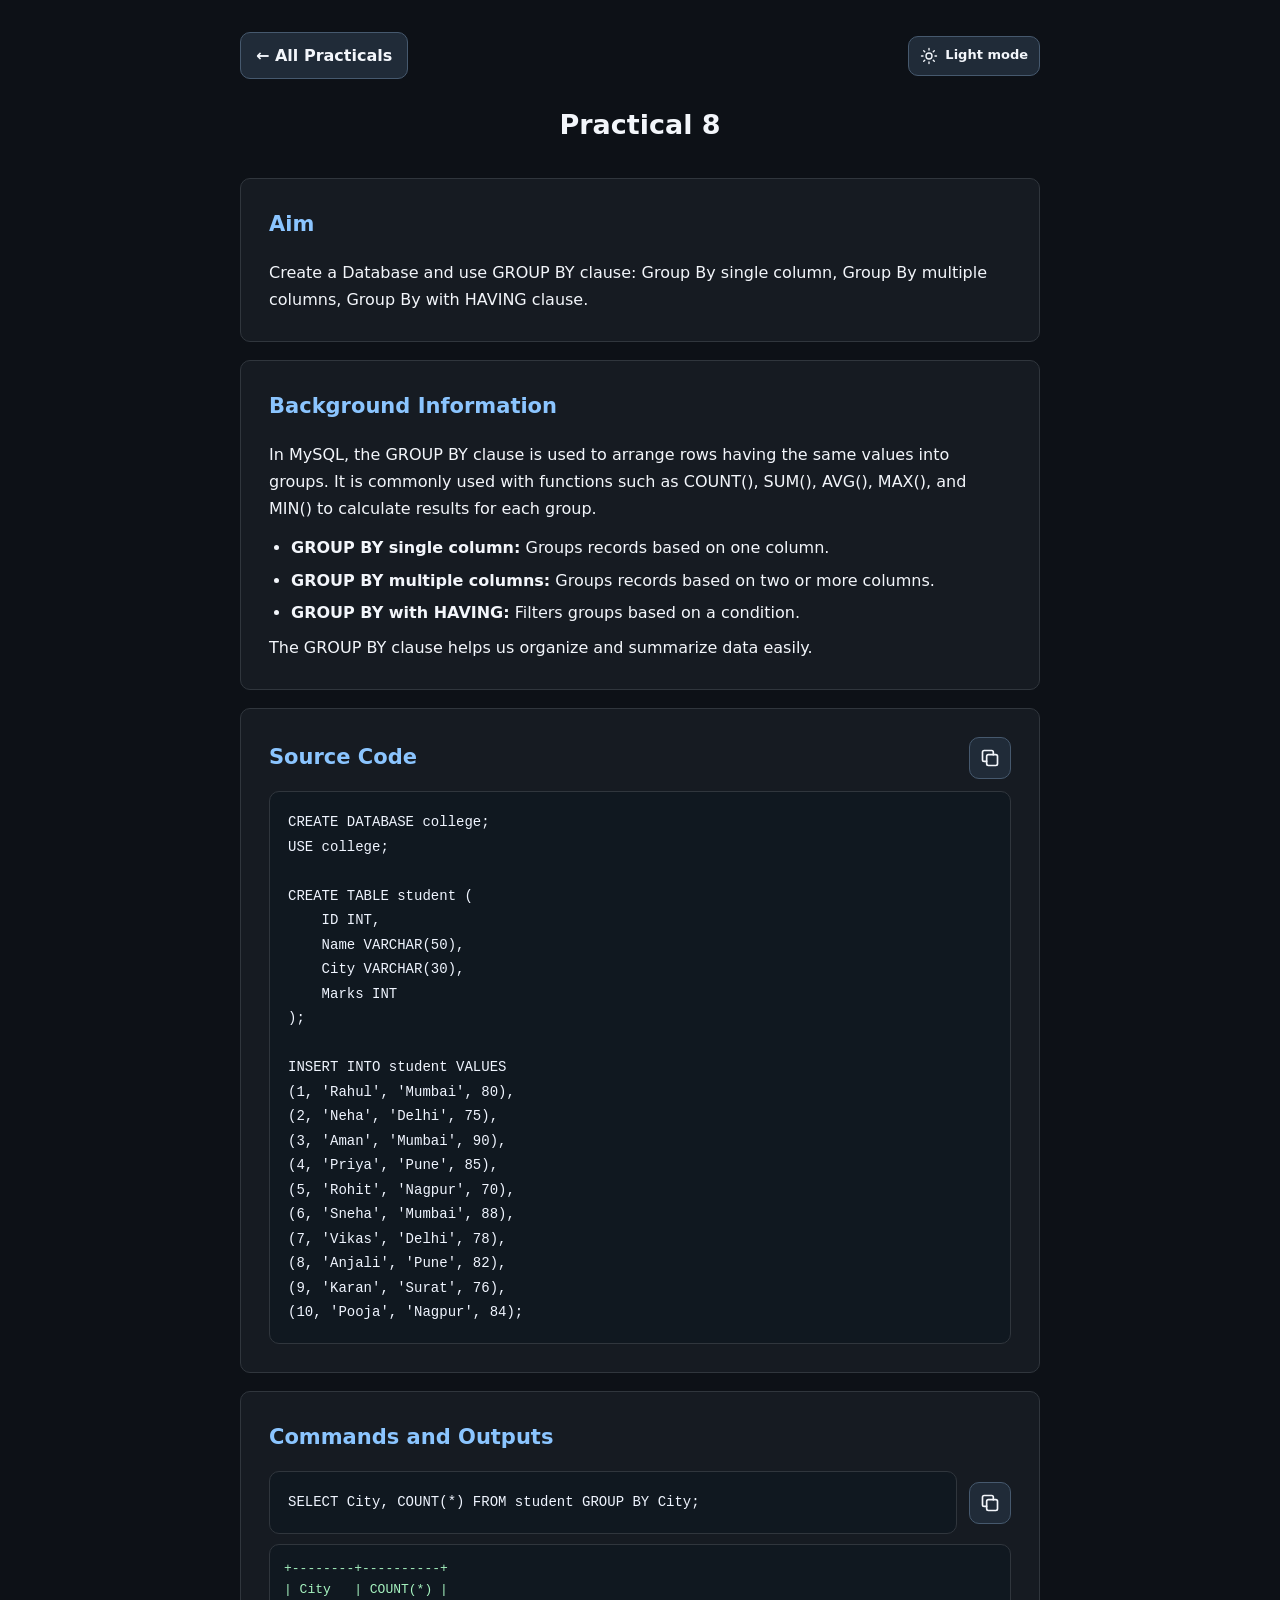
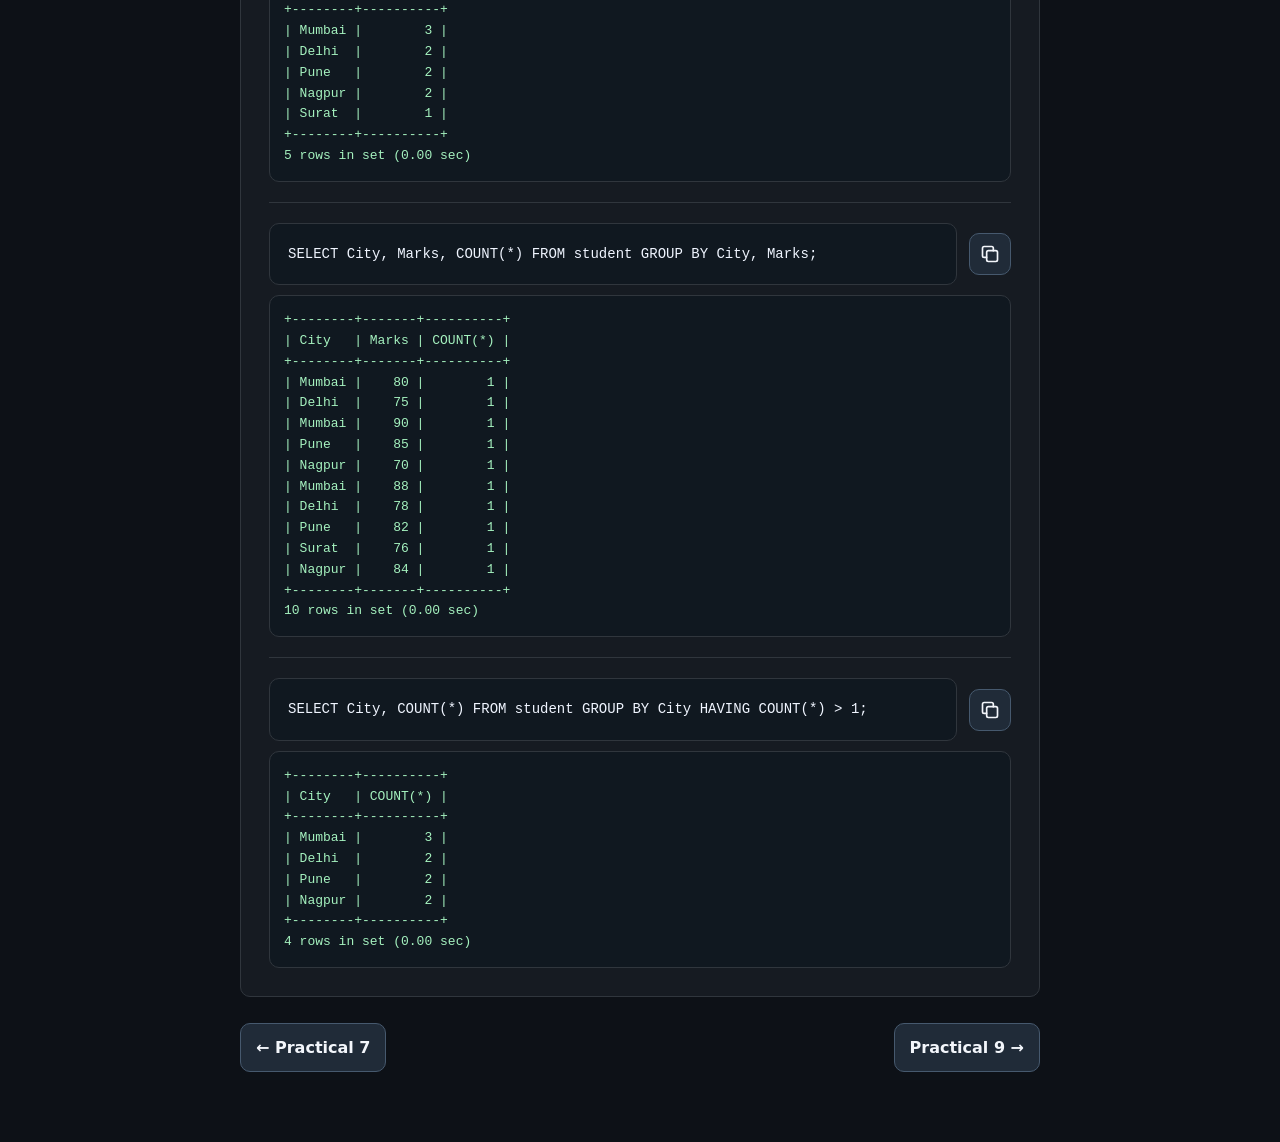
<file: p8.html>
<!DOCTYPE html>
<html lang="en">
<head>
<meta charset="UTF-8">
<meta name="viewport" content="width=device-width, initial-scale=1.0">
<title>Practical 8 | DBMS Practical Lab</title>

<script>(function(){try{var t=localStorage.getItem('dbmspract-theme');document.documentElement.setAttribute('data-theme',t==='light'?'light':'dark')}catch(e){document.documentElement.setAttribute('data-theme','dark')}})();</script>
<style>
:root {
    color-scheme: dark;
    --bg: #0d1117;
    --panel: #161b22;
    --line: #30363d;
    --cyan: #58a6ff;
    --text: #e6edf3;
}

* {
    box-sizing: border-box;
}

body {
    margin: 0;
    background: var(--bg);
    color: var(--text);
    font: 16px/1.7 Inter, system-ui, -apple-system,
          'Segoe UI', sans-serif;
}

.wrap {
    max-width: 850px;
    margin: auto;
    padding: 24px 14px 55px;
}

.back {
    color: var(--cyan);
    text-decoration: none;
    font-weight: 650;
    display: inline-block;
    margin: 0 0 23px;
}

h1 {
    text-align: center;
    font-size: 27px;
    margin: 0 0 30px;
}

section {
    background: var(--panel);
    border: 1px solid var(--line);
    border-radius: 10px;
    padding: 20px;
    margin: 0 0 18px;
}

h2 {
    color: var(--cyan);
    font-size: 21px;
    margin: 0 0 16px;
}

p {
    margin: 0 0 12px;
}

p:last-child {
    margin-bottom: 0;
}

ul {
    padding-left: 22px;
    margin: 8px 0;
}

li {
    margin-bottom: 5px;
}

.codehead {
    display: flex;
    align-items: center;
    justify-content: space-between;
    gap: 12px;
    margin-bottom: 12px;
}

.codehead h2 {
    margin: 0;
}

.copy {
    width: 44px;
    height: 44px;
    border: 1px solid #3b638b;
    border-radius: 11px;
    background: #212d3b;
    color: #e6edf3;
    cursor: pointer;
    display: grid;
    place-items: center;
    flex-shrink: 0;
}

.copy:active {
    transform: scale(.96);
}

.copy svg {
    width: 21px;
    height: 21px;
}

pre {
    background: #0d1117;
    border: 1px solid #30363d;
    border-radius: 10px;
    padding: 14px;
    overflow-x: auto;
    white-space: pre;
    font: 13px/1.75 ui-monospace,
          SFMono-Regular,
          Consolas,
          'Liberation Mono',
          monospace;
    color: #c9d1d9;
    margin: 0;
}

code {
    font-family: inherit;
}

.result {
    background: #0d1117;
    border: 1px solid #30363d;
    border-radius: 10px;
    padding: 14px;
    overflow-x: auto;
    font: 13px/1.6 ui-monospace,
          Consolas,
          monospace;
    color: #3fb950;
    white-space: pre;
    margin: 0;
}

.command-pair + .command-pair {
    border-top: 1px solid var(--line);
    padding-top: 20px;
    margin-top: 20px;
}

.command-row {
    display: flex;
    gap: 10px;
    align-items: center;
    margin-bottom: 10px;
}

.command-row pre {
    flex: 1;
    min-width: 0;
}

@media (min-width: 700px) {
    .wrap {
        padding: 32px 25px 70px;
    }

    section {
        padding: 28px;
    }

    pre {
        font-size: 14px;
        padding: 18px;
    }
}

/* Practical navigation buttons */
a.back {
    display: inline-flex;
    align-items: center;
    justify-content: center;
    padding: 9px 15px;
    border: 1px solid #3b638b;
    border-radius: 10px;
    background: #212d3b;
    color: #e6edf3;
    text-decoration: none;
    font-weight: 650;
    transition: background .2s, border-color .2s;
}
a.back:hover, a.back:focus-visible,
.practical-nav a:hover, .practical-nav a:focus-visible {
    background: #2a3a4b;
    border-color: #79c0ff;
    outline: none;
}
.practical-nav {
    display: flex;
    justify-content: space-between;
    align-items: center;
    gap: 12px;
    margin-top: 26px;
}
.practical-nav a {
    display: inline-flex;
    align-items: center;
    justify-content: center;
    padding: 10px 15px;
    border: 1px solid #3b638b;
    border-radius: 10px;
    background: #212d3b;
    color: #e6edf3;
    font-weight: 650;
    text-decoration: none;
    transition: background .2s, border-color .2s;
}

/* Mobile readability adjustments only */
@media (max-width: 699px) {
    body { font-size: 14px; line-height: 1.65; }
    h1 { font-size: 23px; }
    h2 { font-size: 19px; }
    section p, section li { font-size: 14px; line-height: 1.65; }
    pre, pre code, .result { font-size: 12px; }
    .back, .practical-nav a, .bottom-nav a { font-size: 13px; }
}
</style>
<link rel="stylesheet" href="theme.css?v=2">
<style>
/* Keep the theme control in the top-right corner of the practical header. */
.practical-topbar {
    position: relative !important;
    display: flex !important;
    flex-direction: row !important;
    align-items: center !important;
    justify-content: space-between !important;
    gap: 12px !important;
    width: 100% !important;
    margin-bottom: 23px !important;
}
.practical-topbar > .back { margin: 0 !important; }
.practical-topbar > .theme-toggle {
    position: static !important;
    inset: auto !important;
    top: auto !important;
    right: auto !important;
    bottom: auto !important;
    left: auto !important;
    transform: none !important;
    margin: 0 0 0 auto !important;
    flex: 0 0 auto !important;
}
</style>
<!-- Google Analytics 4 -->
<script async src="https://www.googletagmanager.com/gtag/js?id=G-5RRGX66BKD"></script>
<script>
  window.dataLayer = window.dataLayer || [];
  function gtag(){dataLayer.push(arguments);}
  gtag('js', new Date());
  gtag('config', 'G-5RRGX66BKD');
</script>
</head>

<body>

<main class="wrap">

<div class="practical-topbar"><a class="back" href="index.html">← All Practicals</a><button id="theme-toggle" class="theme-toggle" type="button" aria-label="Toggle color theme"><svg class="theme-icon" viewBox="0 0 24 24" fill="none" stroke="currentColor" stroke-width="1.8" stroke-linecap="round" stroke-linejoin="round" aria-hidden="true"></svg><span class="theme-label">Theme</span></button></div>

<h1>Practical 8</h1>

<section>
    <h2>Aim</h2>

    <p>Create a Database and use GROUP BY clause: Group By single column, Group By multiple columns, Group By with HAVING clause.</p>
</section>

<section>
    <h2>Background Information</h2>

    <p>In MySQL, the GROUP BY clause is used to arrange rows having the same values into groups. It is commonly used with functions such as COUNT(), SUM(), AVG(), MAX(), and MIN() to calculate results for each group.</p>

    <ul>
        <li><strong>GROUP BY single column:</strong> Groups records based on one column.</li>
        <li><strong>GROUP BY multiple columns:</strong> Groups records based on two or more columns.</li>
        <li><strong>GROUP BY with HAVING:</strong> Filters groups based on a condition.</li>
    </ul>

    <p>The GROUP BY clause helps us organize and summarize data easily.</p>
</section>

<section>
    <div class="codehead">
        <h2>Source Code</h2>
        <button class="copy" type="button"
                onclick="copyCode('sourceCode')"
                aria-label="Copy source code">
            <svg viewBox="0 0 24 24" fill="none"
                 stroke="currentColor" stroke-width="2"
                 stroke-linecap="round" stroke-linejoin="round">
                <rect x="8" y="8" width="13" height="13" rx="2"/>
                <path d="M16 8V5a2 2 0 0 0-2-2H5a2 2 0 0 0-2 2v9a2 2 0 0 0 2 2h3"/>
            </svg>
        </button>
    </div>

<pre><code id="sourceCode">CREATE DATABASE college;
USE college;

CREATE TABLE student (
    ID INT,
    Name VARCHAR(50),
    City VARCHAR(30),
    Marks INT
);

INSERT INTO student VALUES
(1, 'Rahul', 'Mumbai', 80),
(2, 'Neha', 'Delhi', 75),
(3, 'Aman', 'Mumbai', 90),
(4, 'Priya', 'Pune', 85),
(5, 'Rohit', 'Nagpur', 70),
(6, 'Sneha', 'Mumbai', 88),
(7, 'Vikas', 'Delhi', 78),
(8, 'Anjali', 'Pune', 82),
(9, 'Karan', 'Surat', 76),
(10, 'Pooja', 'Nagpur', 84);</code></pre>
</section>

<section>
<h2>Commands and Outputs</h2>

<!-- GROUP BY SINGLE COLUMN -->
<div class="command-pair">
    <div class="command-row">
        <pre><code id="cmd1">SELECT City, COUNT(*) FROM student GROUP BY City;</code></pre>
        <button class="copy" type="button"
                onclick="copyCode('cmd1')"
                aria-label="Copy GROUP BY single column query">
            <svg viewBox="0 0 24 24" fill="none"
                 stroke="currentColor" stroke-width="2"
                 stroke-linecap="round" stroke-linejoin="round">
                <rect x="8" y="8" width="13" height="13" rx="2"/>
                <path d="M16 8V5a2 2 0 0 0-2-2H5a2 2 0 0 0-2 2v9a2 2 0 0 0 2 2h3"/>
            </svg>
        </button>
    </div>
<pre class="result">+--------+----------+
| City   | COUNT(*) |
+--------+----------+
| Mumbai |        3 |
| Delhi  |        2 |
| Pune   |        2 |
| Nagpur |        2 |
| Surat  |        1 |
+--------+----------+
5 rows in set (0.00 sec)</pre>
</div>

<!-- GROUP BY MULTIPLE COLUMNS -->
<div class="command-pair">
    <div class="command-row">
        <pre><code id="cmd2">SELECT City, Marks, COUNT(*) FROM student GROUP BY City, Marks;</code></pre>
        <button class="copy" type="button"
                onclick="copyCode('cmd2')"
                aria-label="Copy GROUP BY multiple columns query">
            <svg viewBox="0 0 24 24" fill="none"
                 stroke="currentColor" stroke-width="2"
                 stroke-linecap="round" stroke-linejoin="round">
                <rect x="8" y="8" width="13" height="13" rx="2"/>
                <path d="M16 8V5a2 2 0 0 0-2-2H5a2 2 0 0 0-2 2v9a2 2 0 0 0 2 2h3"/>
            </svg>
        </button>
    </div>
<pre class="result">+--------+-------+----------+
| City   | Marks | COUNT(*) |
+--------+-------+----------+
| Mumbai |    80 |        1 |
| Delhi  |    75 |        1 |
| Mumbai |    90 |        1 |
| Pune   |    85 |        1 |
| Nagpur |    70 |        1 |
| Mumbai |    88 |        1 |
| Delhi  |    78 |        1 |
| Pune   |    82 |        1 |
| Surat  |    76 |        1 |
| Nagpur |    84 |        1 |
+--------+-------+----------+
10 rows in set (0.00 sec)</pre>
</div>

<!-- GROUP BY WITH HAVING -->
<div class="command-pair">
    <div class="command-row">
        <pre><code id="cmd3">SELECT City, COUNT(*) FROM student GROUP BY City HAVING COUNT(*) > 1;</code></pre>
        <button class="copy" type="button"
                onclick="copyCode('cmd3')"
                aria-label="Copy GROUP BY with HAVING query">
            <svg viewBox="0 0 24 24" fill="none"
                 stroke="currentColor" stroke-width="2"
                 stroke-linecap="round" stroke-linejoin="round">
                <rect x="8" y="8" width="13" height="13" rx="2"/>
                <path d="M16 8V5a2 2 0 0 0-2-2H5a2 2 0 0 0-2 2v9a2 2 0 0 0 2 2h3"/>
            </svg>
        </button>
    </div>
<pre class="result">+--------+----------+
| City   | COUNT(*) |
+--------+----------+
| Mumbai |        3 |
| Delhi  |        2 |
| Pune   |        2 |
| Nagpur |        2 |
+--------+----------+
4 rows in set (0.00 sec)</pre>
</div>

</section>

<nav class="practical-nav" aria-label="Practical navigation">
    <a href="p7.html">← Practical 7</a>
    <a href="p9.html">Practical 9 →</a>
</nav>
</main>

<script>
async function copyCode(id) {
    const element = document.getElementById(id);
    const text = element.textContent.trim();

    if (navigator.clipboard && window.isSecureContext) {
        try {
            await navigator.clipboard.writeText(text);
            return;
        } catch (error) {
            // Use fallback.
        }
    }

    const textarea = document.createElement("textarea");
    textarea.value = text;
    textarea.setAttribute("readonly", "");
    textarea.style.position = "fixed";
    textarea.style.left = "-9999px";

    document.body.appendChild(textarea);
    textarea.focus();
    textarea.select();
    textarea.setSelectionRange(0, textarea.value.length);

    let copied = false;

    try {
        copied = document.execCommand("copy");
    } catch (error) {
        copied = false;
    }

    textarea.remove();

    if (!copied) {
        alert("Copy unavailable. Please select and copy the code manually.");
    }
}
</script>

<script src="theme.js"></script>
</body>
</html>
</file>
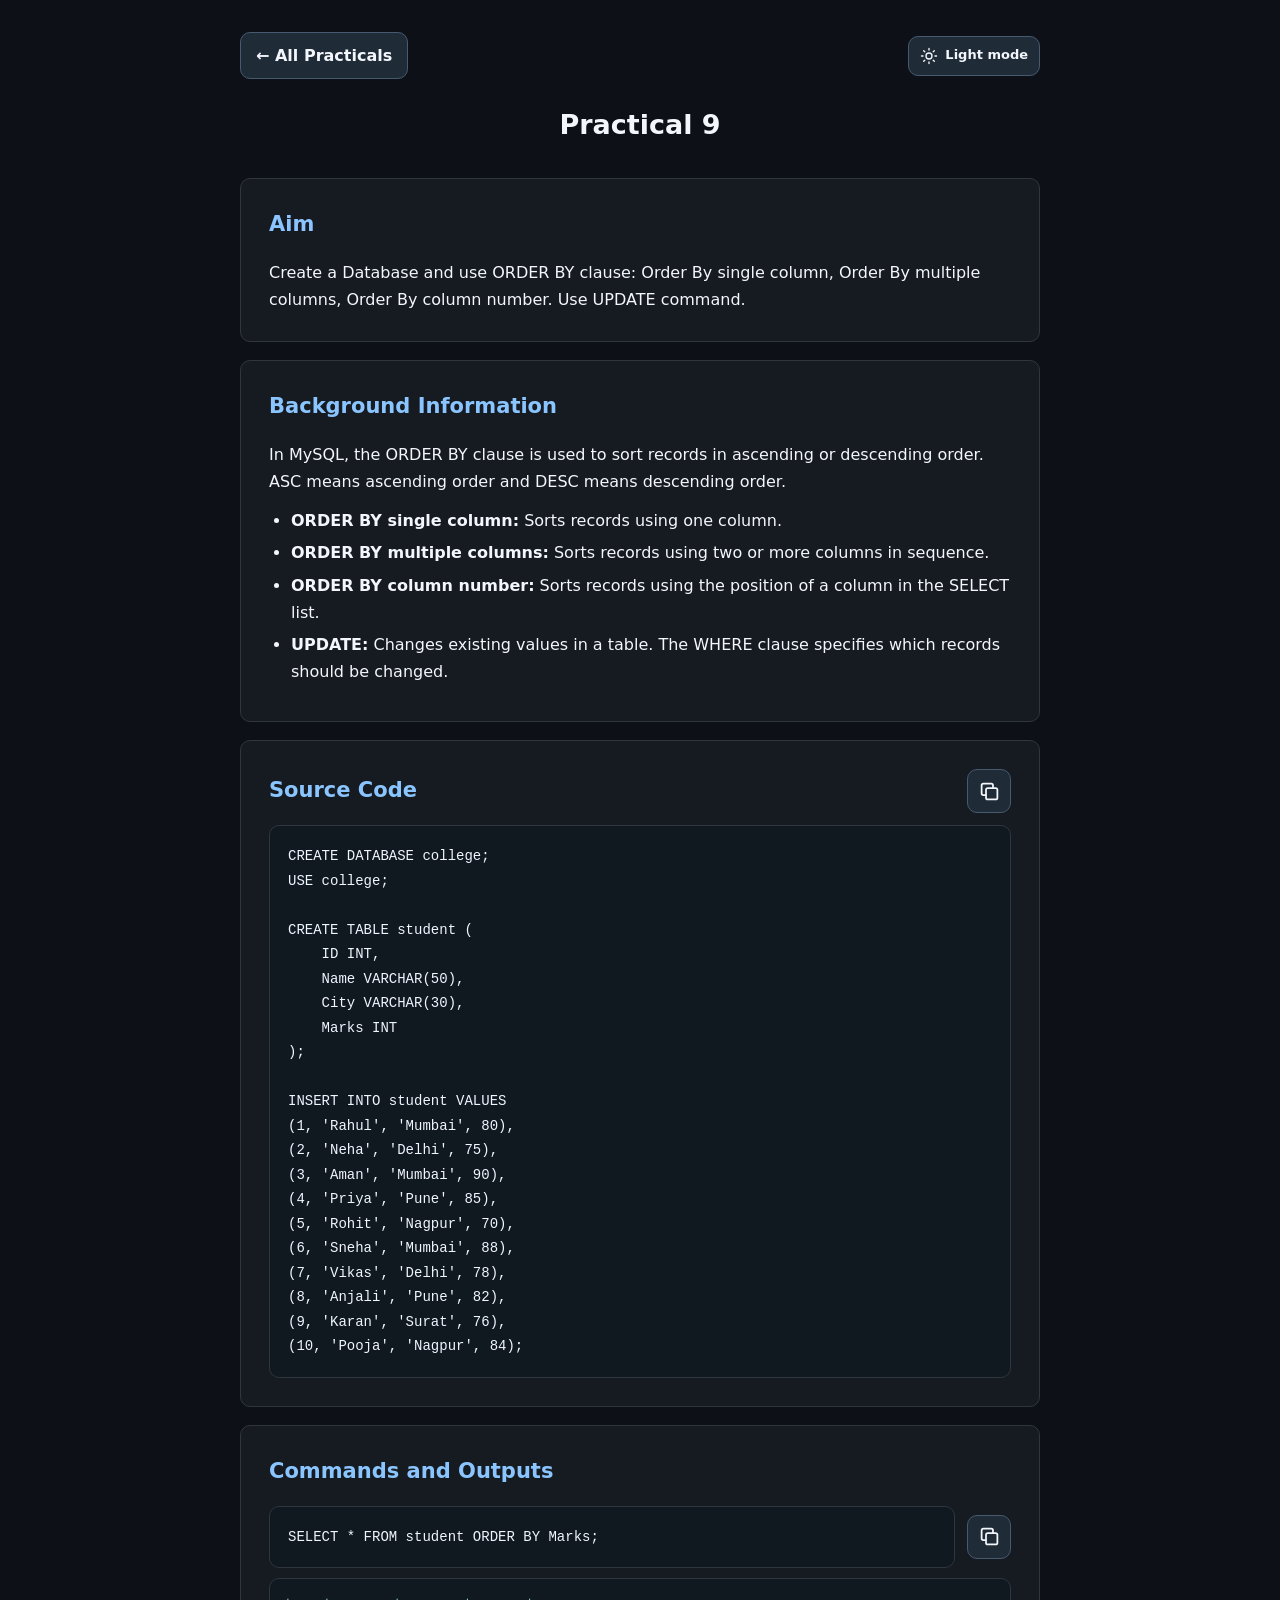
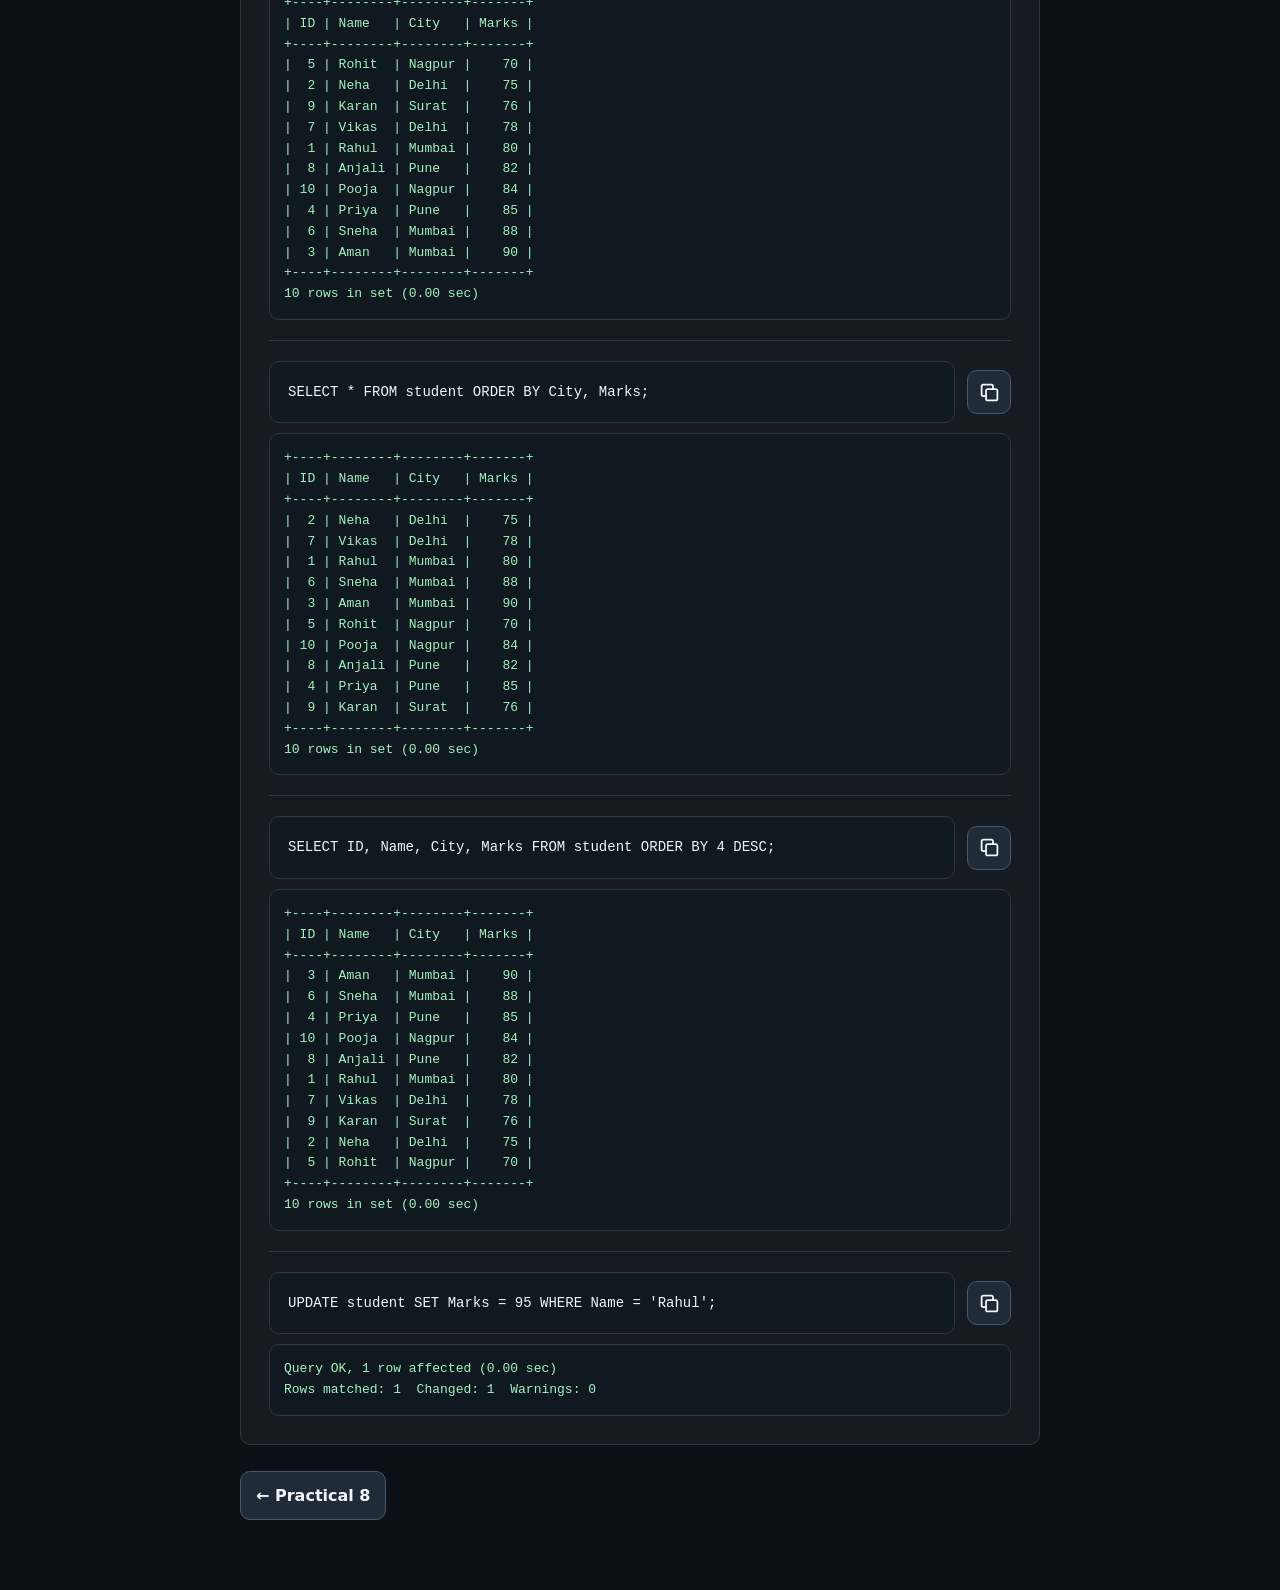
<file: p9.html>
<!DOCTYPE html>
<html lang="en">
<head>
<meta charset="UTF-8">
<meta name="viewport" content="width=device-width, initial-scale=1.0">
<title>Practical 9 | DBMS Practical Lab</title>

<script>(function(){try{var t=localStorage.getItem('dbmspract-theme');document.documentElement.setAttribute('data-theme',t==='light'?'light':'dark')}catch(e){document.documentElement.setAttribute('data-theme','dark')}})();</script>

<style>
:root {
    color-scheme: dark;
    --bg: #0d1117;
    --panel: #161b22;
    --line: #30363d;
    --cyan: #58a6ff;
    --text: #e6edf3;
}

* {
    box-sizing: border-box;
}

body {
    margin: 0;
    background: var(--bg);
    color: var(--text);
    font: 16px/1.7 Inter, system-ui, -apple-system,
          'Segoe UI', sans-serif;
}

.wrap {
    max-width: 850px;
    margin: auto;
    padding: 24px 14px 55px;
}

h1 {
    text-align: center;
    font-size: 27px;
    margin: 0 0 30px;
}

section {
    background: var(--panel);
    border: 1px solid var(--line);
    border-radius: 10px;
    padding: 20px;
    margin-bottom: 18px;
}

h2 {
    color: var(--cyan);
    font-size: 21px;
    margin: 0 0 16px;
}

p {
    margin: 0 0 12px;
}

p:last-child {
    margin-bottom: 0;
}

ul {
    padding-left: 22px;
    margin: 8px 0;
}

li {
    margin-bottom: 5px;
}

.codehead {
    display: flex;
    align-items: center;
    justify-content: space-between;
    gap: 12px;
    margin-bottom: 12px;
}

.codehead h2 {
    margin: 0;
}

/* Consistent copy buttons */

.copy {
    width: 44px;
    height: 44px;
    min-width: 44px;
    min-height: 44px;
    padding: 0;
    border: 1px solid #3b638b;
    border-radius: 11px;
    background: #212d3b;
    color: #e6edf3;
    cursor: pointer;
    display: inline-flex;
    align-items: center;
    justify-content: center;
    flex: 0 0 44px;
    appearance: none;
    -webkit-appearance: none;
}

.copy svg {
    display: block;
    width: 21px;
    height: 21px;
    flex: 0 0 auto;
}

.copy:active {
    transform: scale(.96);
}

.copy:focus-visible {
    outline: 2px solid var(--cyan);
    outline-offset: 3px;
}

pre {
    background: #0d1117;
    border: 1px solid #30363d;
    border-radius: 10px;
    padding: 14px;
    overflow-x: auto;
    white-space: pre;
    font: 13px/1.75 ui-monospace,
          SFMono-Regular, Consolas,
          'Liberation Mono', monospace;
    color: #c9d1d9;
    margin: 0;
}

code {
    font-family: inherit;
}

.result {
    background: #0d1117;
    border: 1px solid #30363d;
    border-radius: 10px;
    padding: 14px;
    overflow-x: auto;
    white-space: pre;
    font: 13px/1.6 ui-monospace,
          Consolas, monospace;
    color: #3fb950;
    margin: 0;
}

.command-pair + .command-pair {
    border-top: 1px solid var(--line);
    padding-top: 20px;
    margin-top: 20px;
}

.command-row {
    display: flex;
    align-items: center;
    gap: 10px;
    margin-bottom: 10px;
}

.command-row pre {
    flex: 1 1 auto;
    min-width: 0;
}

a.back {
    display: inline-flex;
    align-items: center;
    justify-content: center;
    padding: 9px 15px;
    margin-bottom: 23px;
    border: 1px solid #3b638b;
    border-radius: 10px;
    background: #212d3b;
    color: #e6edf3;
    text-decoration: none;
    font-weight: 650;
}

.practical-nav {
    display: flex;
    justify-content: space-between;
    align-items: center;
    gap: 12px;
    margin-top: 26px;
}

.practical-nav a {
    display: inline-flex;
    align-items: center;
    justify-content: center;
    padding: 10px 15px;
    border: 1px solid #3b638b;
    border-radius: 10px;
    background: #212d3b;
    color: #e6edf3;
    font-weight: 650;
    text-decoration: none;
}

@media (min-width: 700px) {
    .wrap {
        padding: 32px 25px 70px;
    }

    section {
        padding: 28px;
    }

    pre {
        font-size: 14px;
        padding: 18px;
    }
}

@media (max-width: 699px) {
    body {
        font-size: 14px;
        line-height: 1.65;
    }

    h1 {
        font-size: 23px;
    }

    h2 {
        font-size: 19px;
    }

    section p,
    section li {
        font-size: 14px;
        line-height: 1.65;
    }

    pre,
    pre code,
    .result {
        font-size: 12px;
    }

    .back,
    .practical-nav a {
        font-size: 13px;
    }
}
</style>

<link rel="stylesheet" href="theme.css?v=2">
<style>
/* Keep the theme control in the top-right corner of the practical header. */
.practical-topbar {
    position: relative !important;
    display: flex !important;
    flex-direction: row !important;
    align-items: center !important;
    justify-content: space-between !important;
    gap: 12px !important;
    width: 100% !important;
    margin-bottom: 23px !important;
}
.practical-topbar > .back { margin: 0 !important; }
.practical-topbar > .theme-toggle {
    position: static !important;
    inset: auto !important;
    top: auto !important;
    right: auto !important;
    bottom: auto !important;
    left: auto !important;
    transform: none !important;
    margin: 0 0 0 auto !important;
    flex: 0 0 auto !important;
}
</style>

<style>
/* Keep copy buttons identical in both themes */
.copy {
    width: 44px !important;
    height: 44px !important;
    min-width: 44px !important;
    min-height: 44px !important;
    flex: 0 0 44px !important;
    padding: 0 !important;
    display: inline-flex !important;
    align-items: center !important;
    justify-content: center !important;
}

.copy svg {
    display: block !important;
    width: 21px !important;
    height: 21px !important;
}
</style>

<!-- Google Analytics 4 -->
<script async src="https://www.googletagmanager.com/gtag/js?id=G-5RRGX66BKD"></script>
<script>
  window.dataLayer = window.dataLayer || [];
  function gtag(){dataLayer.push(arguments);}
  gtag('js', new Date());
  gtag('config', 'G-5RRGX66BKD');
</script>
</head>

<body>

<main class="wrap">

<div class="practical-topbar"><a class="back" href="index.html">
    ← All Practicals
</a><button id="theme-toggle" class="theme-toggle" type="button" aria-label="Toggle color theme"><svg class="theme-icon" viewBox="0 0 24 24" fill="none" stroke="currentColor" stroke-width="1.8" stroke-linecap="round" stroke-linejoin="round" aria-hidden="true"></svg><span class="theme-label">Theme</span></button></div>

<h1>Practical 9</h1>

<section>
    <h2>Aim</h2>

    <p>
        Create a Database and use ORDER BY clause:
        Order By single column,
        Order By multiple columns,
        Order By column number.
        Use UPDATE command.
    </p>
</section>

<section>
    <h2>Background Information</h2>

    <p>
        In MySQL, the ORDER BY clause is used to sort records
        in ascending or descending order.
        ASC means ascending order and DESC means descending order.
    </p>

    <ul>
        <li>
            <strong>ORDER BY single column:</strong>
            Sorts records using one column.
        </li>
        <li>
            <strong>ORDER BY multiple columns:</strong>
            Sorts records using two or more columns in sequence.
        </li>
        <li>
            <strong>ORDER BY column number:</strong>
            Sorts records using the position of a column
            in the SELECT list.
        </li>
        <li>
            <strong>UPDATE:</strong>
            Changes existing values in a table.
            The WHERE clause specifies which records
            should be changed.
        </li>
    </ul>
</section>

<section>

    <div class="codehead">
        <h2>Source Code</h2>

        <button class="copy"
                type="button"
                data-copy="sourceCode"
                aria-label="Copy source code"
                title="Copy source code">
        </button>
    </div>

<pre><code id="sourceCode">CREATE DATABASE college;
USE college;

CREATE TABLE student (
    ID INT,
    Name VARCHAR(50),
    City VARCHAR(30),
    Marks INT
);

INSERT INTO student VALUES
(1, 'Rahul', 'Mumbai', 80),
(2, 'Neha', 'Delhi', 75),
(3, 'Aman', 'Mumbai', 90),
(4, 'Priya', 'Pune', 85),
(5, 'Rohit', 'Nagpur', 70),
(6, 'Sneha', 'Mumbai', 88),
(7, 'Vikas', 'Delhi', 78),
(8, 'Anjali', 'Pune', 82),
(9, 'Karan', 'Surat', 76),
(10, 'Pooja', 'Nagpur', 84);</code></pre>

</section>

<section>

<h2>Commands and Outputs</h2>

<!-- ORDER BY Single Column -->

<div class="command-pair">

    <div class="command-row">

        <pre><code id="cmd1">SELECT * FROM student ORDER BY Marks;</code></pre>

        <button class="copy"
                type="button"
                data-copy="cmd1"
                aria-label="Copy ORDER BY single column command"
                title="Copy command">
        </button>

    </div>

<pre class="result">+----+--------+--------+-------+
| ID | Name   | City   | Marks |
+----+--------+--------+-------+
|  5 | Rohit  | Nagpur |    70 |
|  2 | Neha   | Delhi  |    75 |
|  9 | Karan  | Surat  |    76 |
|  7 | Vikas  | Delhi  |    78 |
|  1 | Rahul  | Mumbai |    80 |
|  8 | Anjali | Pune   |    82 |
| 10 | Pooja  | Nagpur |    84 |
|  4 | Priya  | Pune   |    85 |
|  6 | Sneha  | Mumbai |    88 |
|  3 | Aman   | Mumbai |    90 |
+----+--------+--------+-------+
10 rows in set (0.00 sec)</pre>

</div>

<!-- ORDER BY Multiple Columns -->

<div class="command-pair">

    <div class="command-row">

        <pre><code id="cmd2">SELECT * FROM student ORDER BY City, Marks;</code></pre>

        <button class="copy"
                type="button"
                data-copy="cmd2"
                aria-label="Copy ORDER BY multiple columns command"
                title="Copy command">
        </button>

    </div>

<pre class="result">+----+--------+--------+-------+
| ID | Name   | City   | Marks |
+----+--------+--------+-------+
|  2 | Neha   | Delhi  |    75 |
|  7 | Vikas  | Delhi  |    78 |
|  1 | Rahul  | Mumbai |    80 |
|  6 | Sneha  | Mumbai |    88 |
|  3 | Aman   | Mumbai |    90 |
|  5 | Rohit  | Nagpur |    70 |
| 10 | Pooja  | Nagpur |    84 |
|  8 | Anjali | Pune   |    82 |
|  4 | Priya  | Pune   |    85 |
|  9 | Karan  | Surat  |    76 |
+----+--------+--------+-------+
10 rows in set (0.00 sec)</pre>

</div>

<!-- ORDER BY Column Number -->

<div class="command-pair">

    <div class="command-row">

        <pre><code id="cmd3">SELECT ID, Name, City, Marks FROM student ORDER BY 4 DESC;</code></pre>

        <button class="copy"
                type="button"
                data-copy="cmd3"
                aria-label="Copy ORDER BY column number command"
                title="Copy command">
        </button>

    </div>

<pre class="result">+----+--------+--------+-------+
| ID | Name   | City   | Marks |
+----+--------+--------+-------+
|  3 | Aman   | Mumbai |    90 |
|  6 | Sneha  | Mumbai |    88 |
|  4 | Priya  | Pune   |    85 |
| 10 | Pooja  | Nagpur |    84 |
|  8 | Anjali | Pune   |    82 |
|  1 | Rahul  | Mumbai |    80 |
|  7 | Vikas  | Delhi  |    78 |
|  9 | Karan  | Surat  |    76 |
|  2 | Neha   | Delhi  |    75 |
|  5 | Rohit  | Nagpur |    70 |
+----+--------+--------+-------+
10 rows in set (0.00 sec)</pre>

</div>

<!-- UPDATE Command -->

<div class="command-pair">

    <div class="command-row">

        <pre><code id="cmd4">UPDATE student SET Marks = 95 WHERE Name = 'Rahul';</code></pre>

        <button class="copy"
                type="button"
                data-copy="cmd4"
                aria-label="Copy UPDATE command"
                title="Copy command">
        </button>

    </div>

<pre class="result">Query OK, 1 row affected (0.00 sec)
Rows matched: 1  Changed: 1  Warnings: 0</pre>

</div>

</section>

<nav class="practical-nav"
     aria-label="Practical navigation">

    <a href="p8.html">← Practical 8</a>

</nav>

</main>

<script>
const COPY_ICON = `
<svg viewBox="0 0 24 24"
     fill="none"
     stroke="currentColor"
     stroke-width="2"
     stroke-linecap="round"
     stroke-linejoin="round"
     aria-hidden="true">
    <rect x="8" y="8" width="13" height="13" rx="2"/>
    <path d="M16 8V5a2 2 0 0 0-2-2H5a2 2 0 0 0-2 2v9a2 2 0 0 0 2 2h3"/>
</svg>`;

const CHECK_ICON = `
<svg viewBox="0 0 24 24"
     fill="none"
     stroke="currentColor"
     stroke-width="2"
     stroke-linecap="round"
     stroke-linejoin="round"
     aria-hidden="true">
    <path d="M20 6 9 17l-5-5"/>
</svg>`;

document.querySelectorAll("button.copy").forEach(button => {
    button.innerHTML = COPY_ICON;

    button.addEventListener("click", () => {
        copyCode(button.dataset.copy, button);
    });
});

async function copyCode(id, button) {
    const element = document.getElementById(id);

    if (!element) return;

    const text = element.textContent.trim();
    let copied = false;

    if (navigator.clipboard && window.isSecureContext) {
        try {
            await navigator.clipboard.writeText(text);
            copied = true;
        } catch (error) {}
    }

    if (!copied) {
        const textarea = document.createElement("textarea");

        textarea.value = text;
        textarea.setAttribute("readonly", "");
        textarea.style.position = "fixed";
        textarea.style.left = "-9999px";

        document.body.appendChild(textarea);
        textarea.focus();
        textarea.select();
        textarea.setSelectionRange(0, textarea.value.length);

        try {
            copied = document.execCommand("copy");
        } catch (error) {
            copied = false;
        }

        textarea.remove();
    }

    if (copied) {
        clearTimeout(button.copyTimer);

        button.innerHTML = CHECK_ICON;
        button.setAttribute("aria-label", "Copied");
        button.title = "Copied";

        button.copyTimer = setTimeout(() => {
            button.innerHTML = COPY_ICON;
            button.setAttribute("aria-label", "Copy command");
            button.title = "Copy command";
        }, 1200);
    } else {
        alert("Copy unavailable. Please select and copy the code manually.");
    }
}
</script>

<script src="theme.js"></script>
</body>
</html>
</file>
<file: theme.css>
/* Refined accessible documentation palette: automatic system mode + saved choice. */
:root {
 --page-bg:#0d1117;--surface:#161b22;--border:#30363d;--accent:#79b8ff;
 --body-text:#e6edf3;--muted-text:#aeb8c4;--code-bg:#101820;--code-text:#e0e8f2;
 --output-text:#77d39b;--button-bg:#202b38;--button-border:#46596e;
 --button-text:#e6edf3;--button-hover:#2b3a4b;--card-hover:#1c2632;
 --logo-bg:#1d3146;--logo-text:#90c7ff;--table-head-bg:#22364c;
 --table-head-text:#d9ebff;--table-row-alt:#1a222d;--focus-ring:#79b8ff;
}

:root[data-theme=light]{
 --page-bg:#f6f8fa;--surface:#ffffff;--border:#d5dce3;--accent:#0969da;
 --body-text:#24292f;--muted-text:#57606a;--code-bg:#f6f8fa;--code-text:#24292f;
 --output-text:#176b3a;--button-bg:#ffffff;--button-border:#b9c3cd;
 --button-text:#24292f;--button-hover:#eef4fb;--card-hover:#f6faff;
 --logo-bg:#ddf4ff;--logo-text:#0969da;--table-head-bg:#e9f2ff;
 --table-head-text:#174d86;--table-row-alt:#f7f9fc;--focus-ring:#0969da;
}
:root[data-theme=dark]{
 --page-bg:#0d1117;--surface:#161b22;--border:#30363d;--accent:#79b8ff;
 --body-text:#e6edf3;--muted-text:#aeb8c4;--code-bg:#101820;--code-text:#e0e8f2;
 --output-text:#77d39b;--button-bg:#202b38;--button-border:#46596e;
 --button-text:#e6edf3;--button-hover:#2b3a4b;--card-hover:#1c2632;
 --logo-bg:#1d3146;--logo-text:#90c7ff;--table-head-bg:#22364c;
 --table-head-text:#d9ebff;--table-row-alt:#1a222d;--focus-ring:#79b8ff;
}
:root{color-scheme:dark;--bg:var(--page-bg);--panel:var(--surface);--card:var(--surface);--line:var(--border);--cyan:var(--accent);--text:var(--body-text)}
:root[data-theme=light]{color-scheme:light}

body{background:var(--page-bg);color:var(--body-text)}
header{background:var(--page-bg);border-color:var(--border)}
.logo{background:var(--logo-bg);color:var(--logo-text)}
.card,section{background:var(--surface);border-color:var(--border);color:var(--body-text)}
.card:hover,.card:focus-visible{background:var(--card-hover);border-color:var(--accent)}
h2,.num{color:var(--accent)}
pre,pre code{color:var(--code-text)}
pre{background:var(--code-bg);border-color:var(--border);white-space:pre;overflow-x:auto;overflow-wrap:normal;word-break:normal;max-width:100%}
.result{background:var(--code-bg);border-color:var(--border);color:var(--output-text);white-space:pre;overflow-x:auto;overflow-wrap:normal;word-break:normal;max-width:100%}
/* Make every copy button identical, including the single button in Practical 2. */
button.copy,.copy{appearance:none;width:42px;height:42px;min-width:42px;min-height:42px;padding:0;flex:0 0 42px;display:inline-grid;place-items:center;border:1px solid var(--button-border);border-radius:10px;background:var(--button-bg);color:var(--button-text);cursor:pointer;box-shadow:none;transform:none}
.copy svg,.copy svg[width]{width:20px;height:20px;display:block;stroke:currentColor}
.copy:hover{background:var(--button-hover);border-color:var(--accent)}
.copy:active{background:var(--button-hover)}
.copy:focus-visible,a.back:focus-visible,.practical-nav a:focus-visible,.theme-toggle:focus-visible,.card:focus-visible{outline:2px solid var(--focus-ring);outline-offset:3px}
.command-row{display:flex;align-items:center;gap:12px}
.command-row pre{flex:1;min-width:0}
/* Accessible tables: light headers are pale blue, not dark navy. */
.table-scroll{overflow-x:auto;max-width:100%;border-radius:9px}
table{border-collapse:collapse;color:var(--body-text);background:var(--surface)}
table th{background:var(--table-head-bg);color:var(--table-head-text);font-weight:700}
table td,table th{border:1px solid var(--border)}
table tbody tr:nth-child(even){background:var(--table-row-alt)}
/* Navigation remains in its original position, now visually consistent. */
a.back,.practical-nav a{background:var(--button-bg);border:1px solid var(--button-border);color:var(--button-text);border-radius:10px;text-decoration:none}
a.back:hover,.practical-nav a:hover{background:var(--button-hover);border-color:var(--accent)}
.header-inner{position:relative}
.theme-toggle{position:absolute;right:25px;top:50%;transform:translateY(-50%);display:inline-flex;align-items:center;justify-content:center;gap:7px;min-height:40px;padding:8px 11px;border:1px solid var(--button-border);border-radius:10px;background:var(--button-bg);color:var(--button-text);font:600 13px/1.3 Inter,system-ui,sans-serif;cursor:pointer}
.theme-toggle:hover{background:var(--button-hover);border-color:var(--accent)}
.theme-toggle svg{width:18px;height:18px;flex-shrink:0}
@media(max-width:650px){.theme-toggle{right:12px;min-height:38px;padding:8px}.theme-toggle .theme-label{display:none}.header-inner{padding-right:54px;padding-left:54px}}
@media(max-width:699px){.copy{width:42px;height:42px;min-width:42px;min-height:42px}.command-row{gap:10px}table{font-size:13px}table th,table td{padding:10px 12px}}

/* Readability pass: stronger text contrast in both themes, without layout changes. */
:root, :root[data-theme=dark]{
 --body-text:#f3f6fb;
 --muted-text:#d5deea;
 --code-text:#f0f5ff;
 --output-text:#a5f2bf;
 --accent:#8bc5ff;
 --table-head-text:#f3f8ff;
 --button-text:#f3f6fb;
}

:root[data-theme=light]{
 --body-text:#151c27;
 --muted-text:#354253;
 --code-text:#182332;
 --output-text:#145b2c;
 --accent:#0755b8;
 --table-head-text:#123b70;
 --button-text:#192333;
}
/* Inherit the improved text colors across all content types. */
body, section, section p, section li, .question, .card, td {color:var(--body-text)}
pre, pre code, .command-row pre, #sql {color:var(--code-text)}
.result, pre.result, .result code {color:var(--output-text)}
h1{color:var(--body-text)}
h2,.num{color:var(--accent)}
th{color:var(--table-head-text)}
.copy,.back,.practical-nav a,.theme-toggle{color:var(--button-text)}

/* Theme controls on every practical page; dark is the default. */
.practical-topbar{display:flex;align-items:center;justify-content:space-between;gap:12px;margin-bottom:23px}
.practical-topbar .back{margin:0}
.practical-topbar .theme-toggle{position:static;transform:none;flex-shrink:0}
@media(max-width:650px){.practical-topbar .theme-toggle{right:auto;top:auto}.practical-topbar .theme-label{display:none}}

/* Practical-page toggle must stay within the top navigation row. */
body .practical-topbar > .theme-toggle{position:static!important;inset:auto!important;transform:none!important;margin-left:auto!important}
</file>
